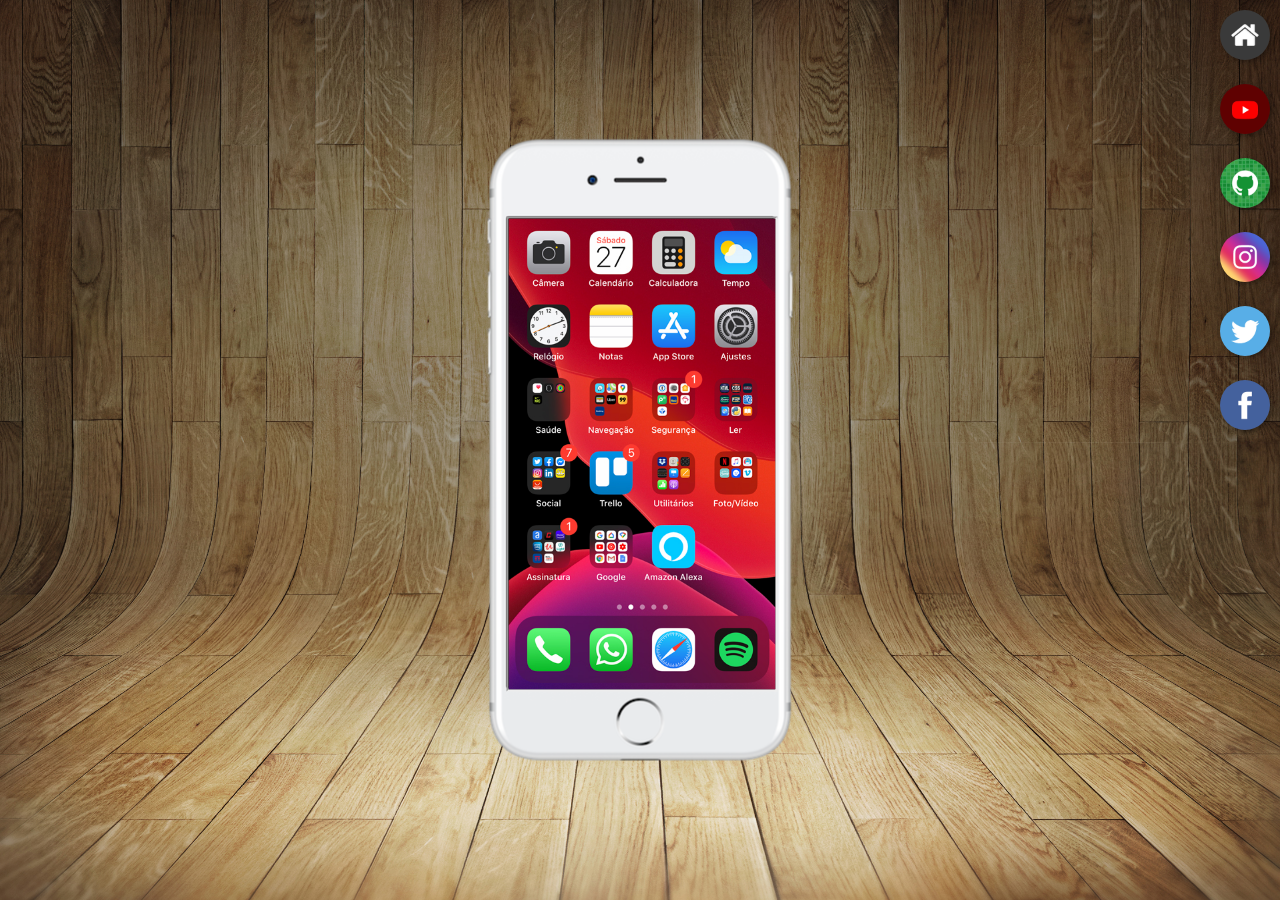
<file: index.html>
<!DOCTYPE html>
<html lang="pt-BR">
<head>
    <meta charset="UTF-8">
    <meta http-equiv="X-UA-Compatible" content="IE=edge">
    <meta name="viewport" content="width=device-width, initial-scale=1.0">
    <title>Projeto Redes Sociais</title>
    <link rel="stylesheet" href="estilos/style.css">
</head>
<body>
    <main>
        <section id="telefone">
            <iframe src="home.html" name="tela" id="tela">SEU NAVEGADOR NÃO É COMPATIVEL COM ESTE PROJETO!</iframe>
        </section>
        <section id="redes-sociais">
            <a href="home.html" target="tela"><img src="imagens/logo-home.jpg" alt="home"></a><br>
            <a href="youtube.html" target="tela"><img src="imagens/logo-youtube.jpg" alt="Youtube"></a><br>
            <a href="github.html" target="tela"><img src="imagens/logo-github.jpg" alt="GitHub"></a><br>
            <a href="instagram.html" target="tela"><img src="imagens/logo-instagram.jpg" alt="Instagram"></a><br>
            <a href="twitter.html" target="tela"><img src="imagens/logo-twitter.jpg" alt="Twitter"></a><br>
            <a href="facebook.html" target="tela"><img src="imagens/logo-facebook.jpg" alt="Facebook"></a><br>
        </section>
    </main>
</body>
</html>
</file>
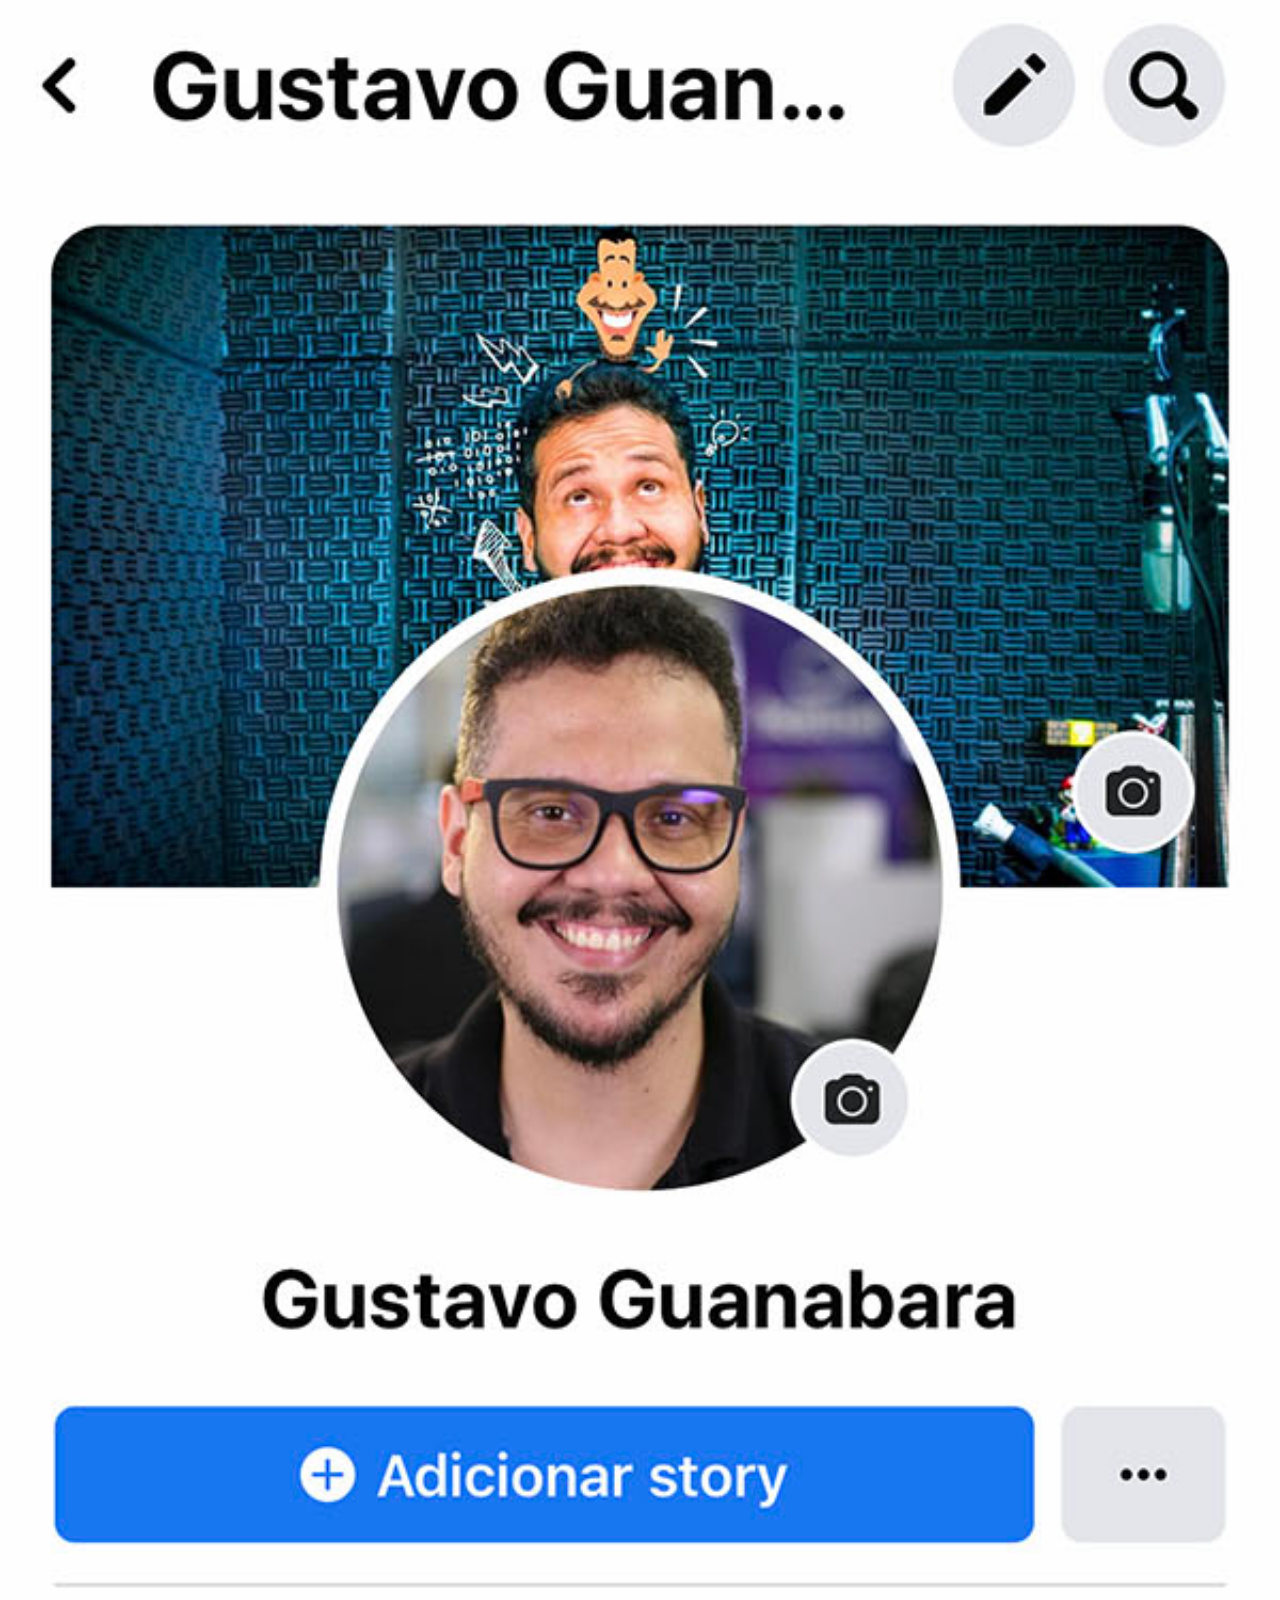
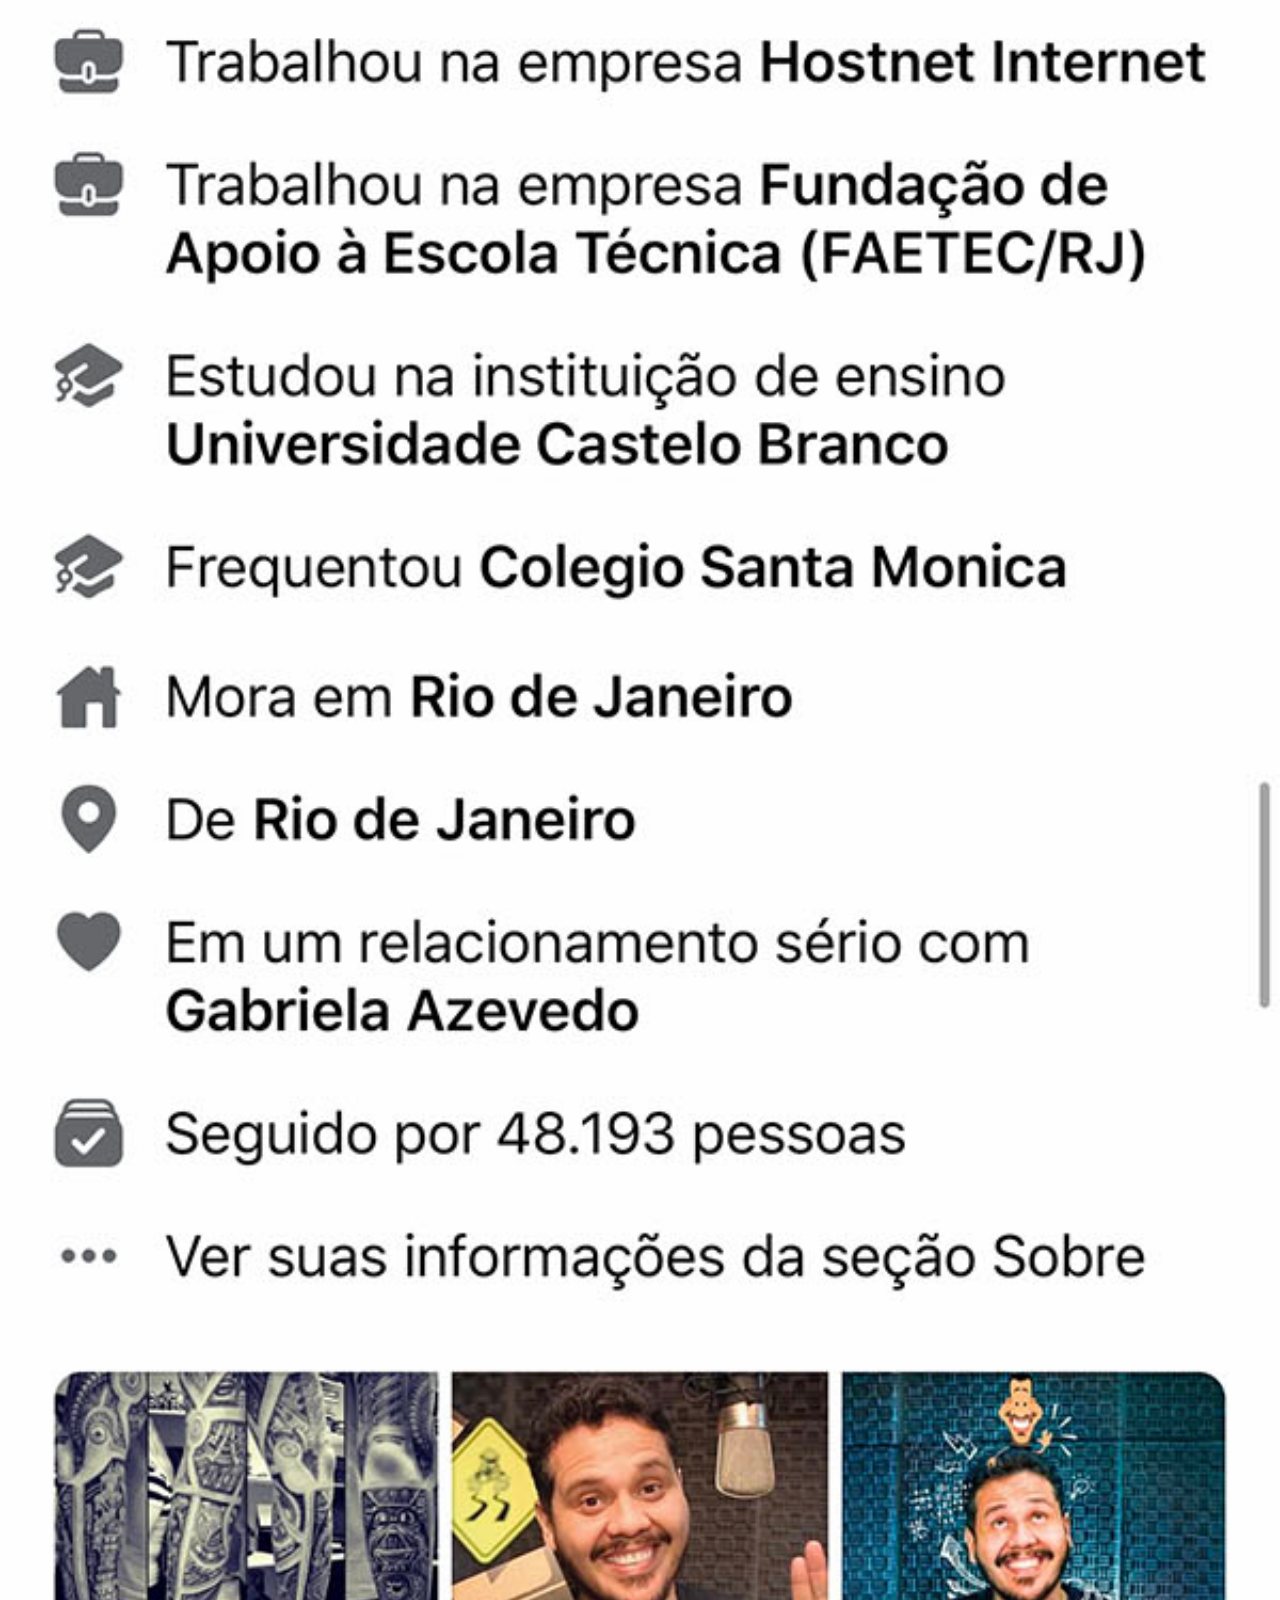
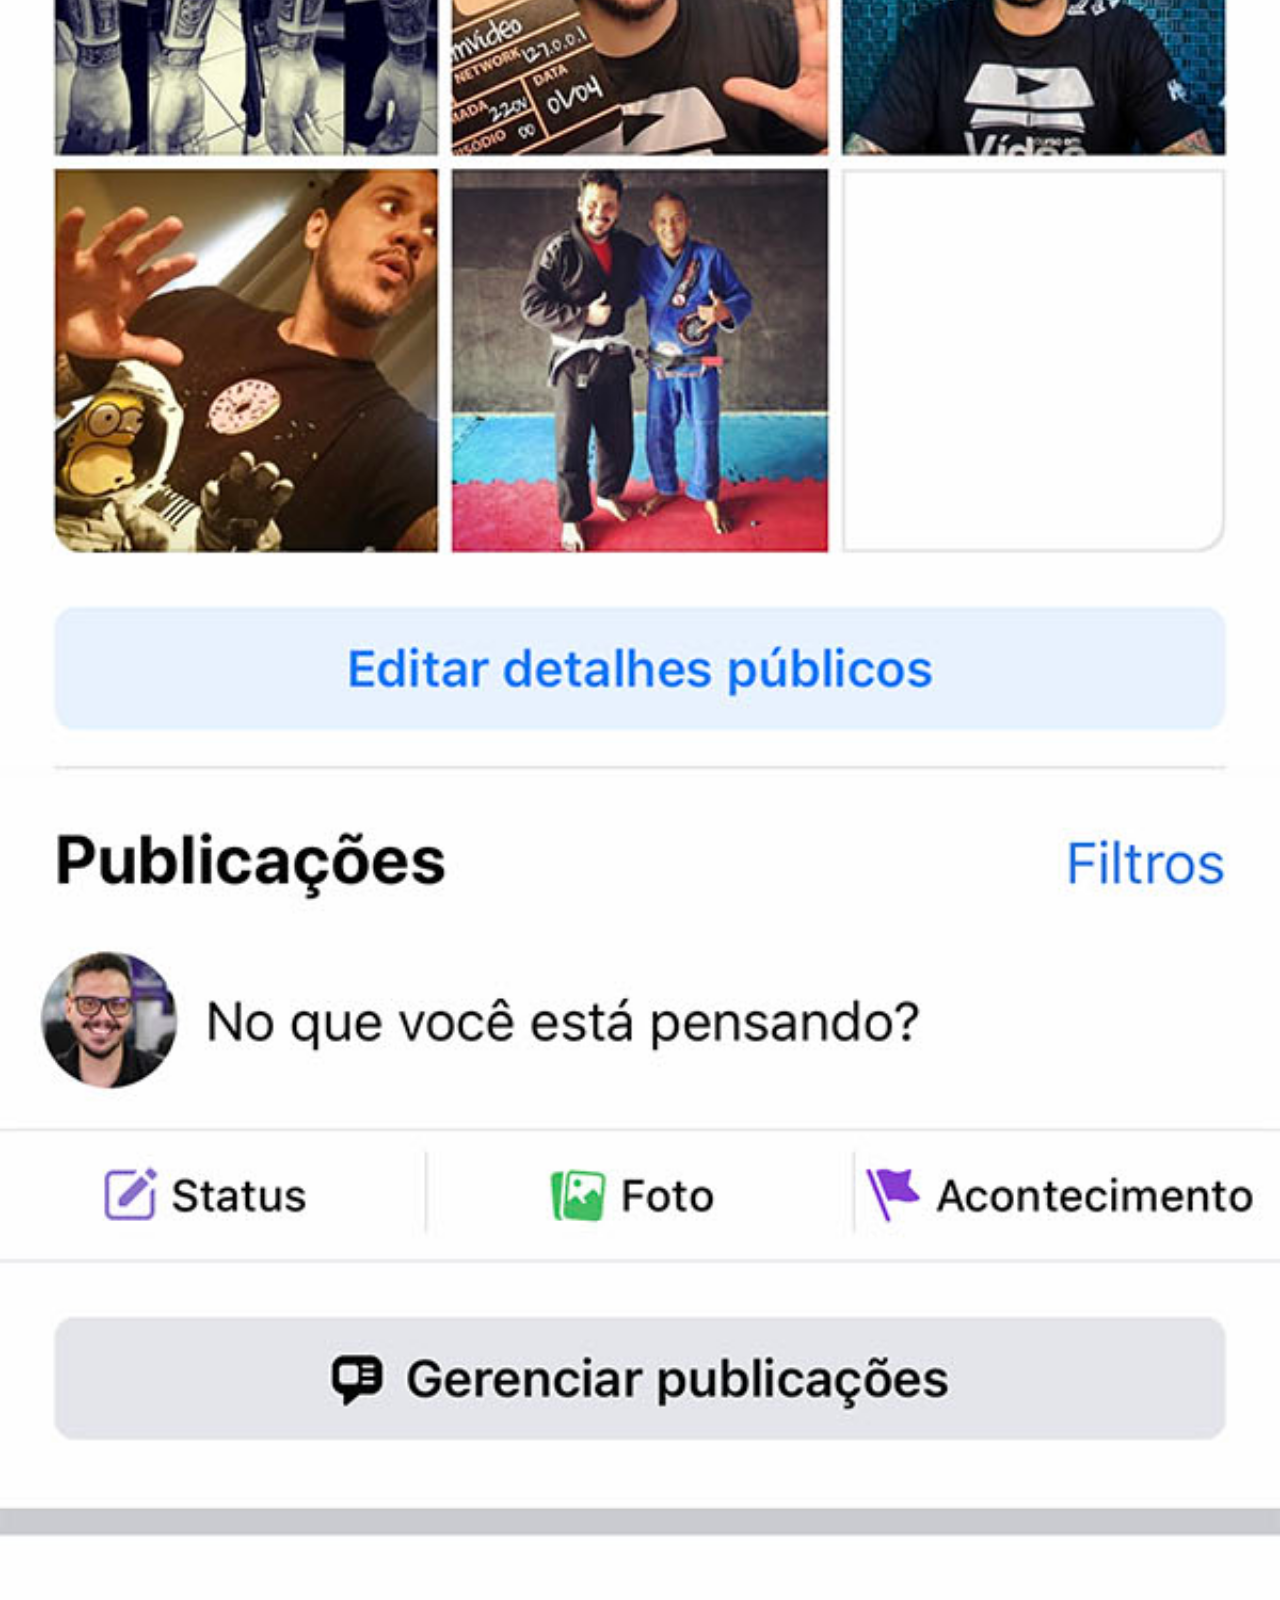
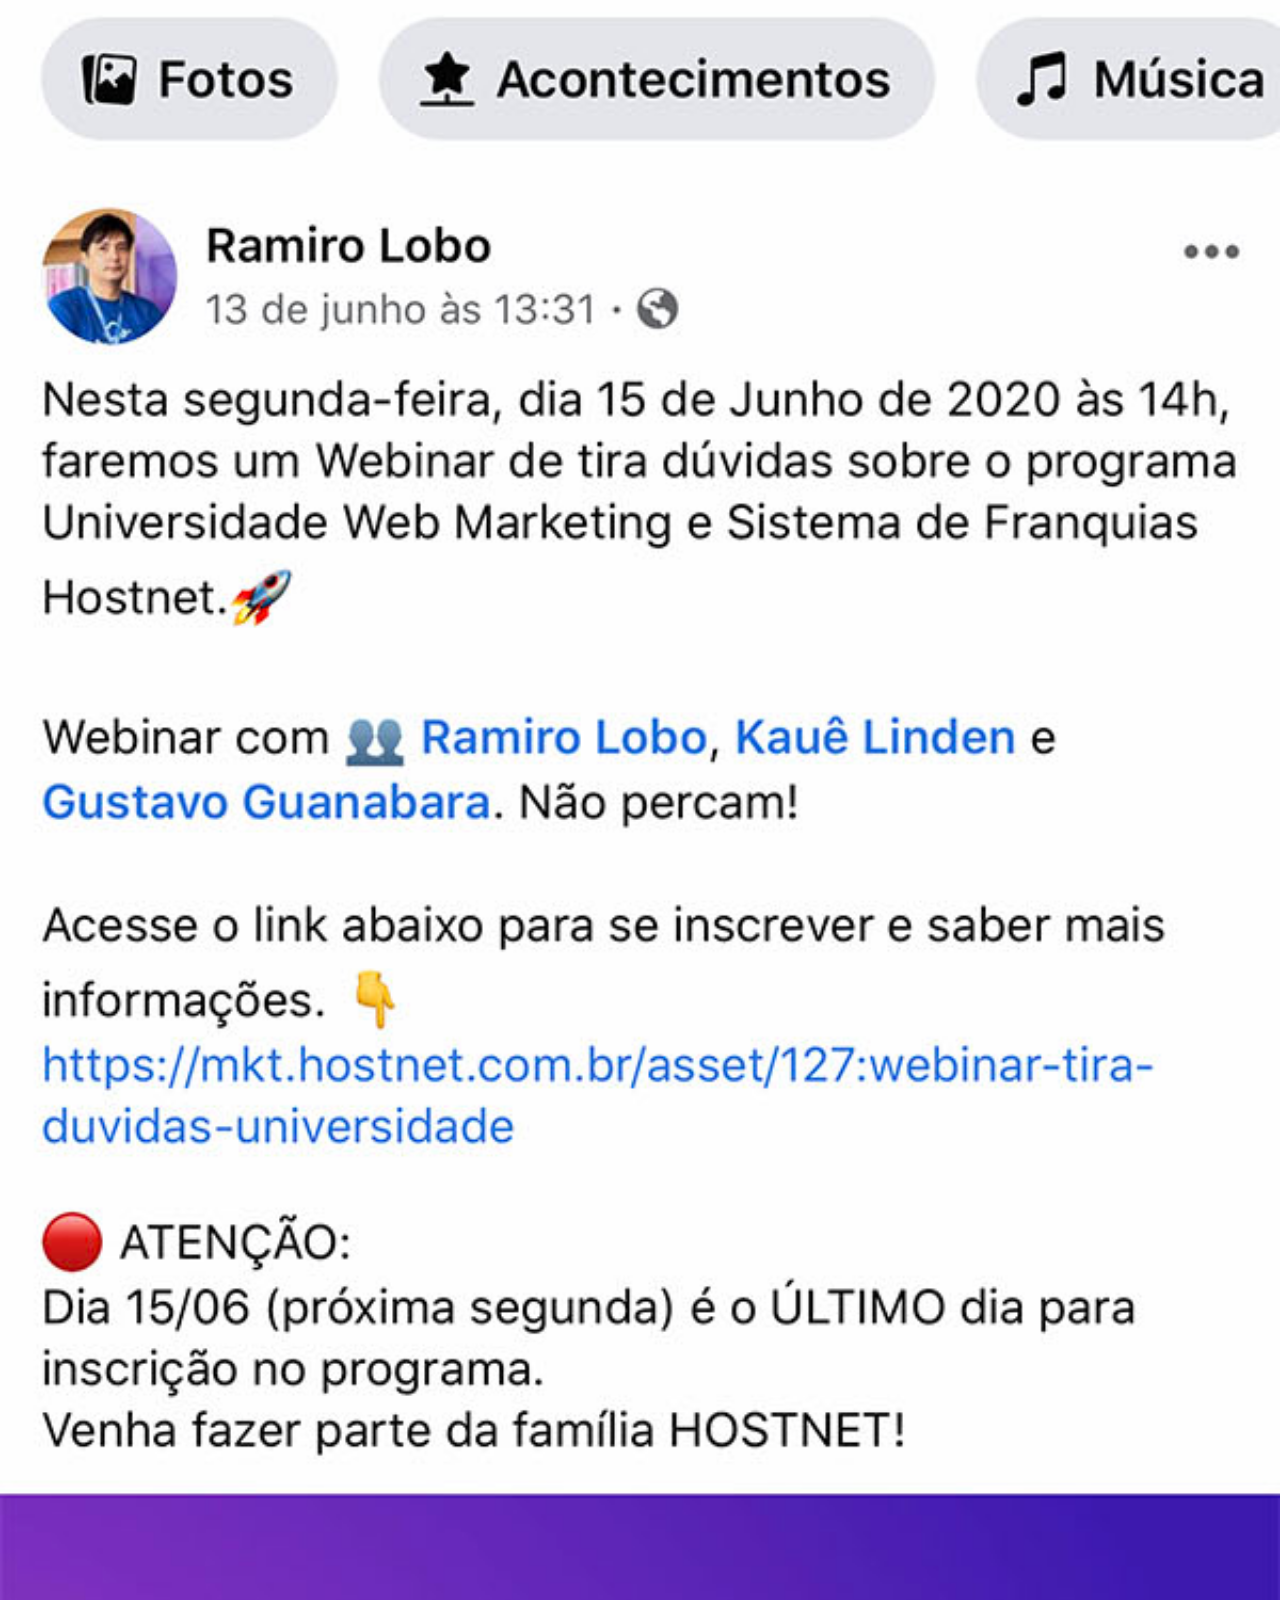
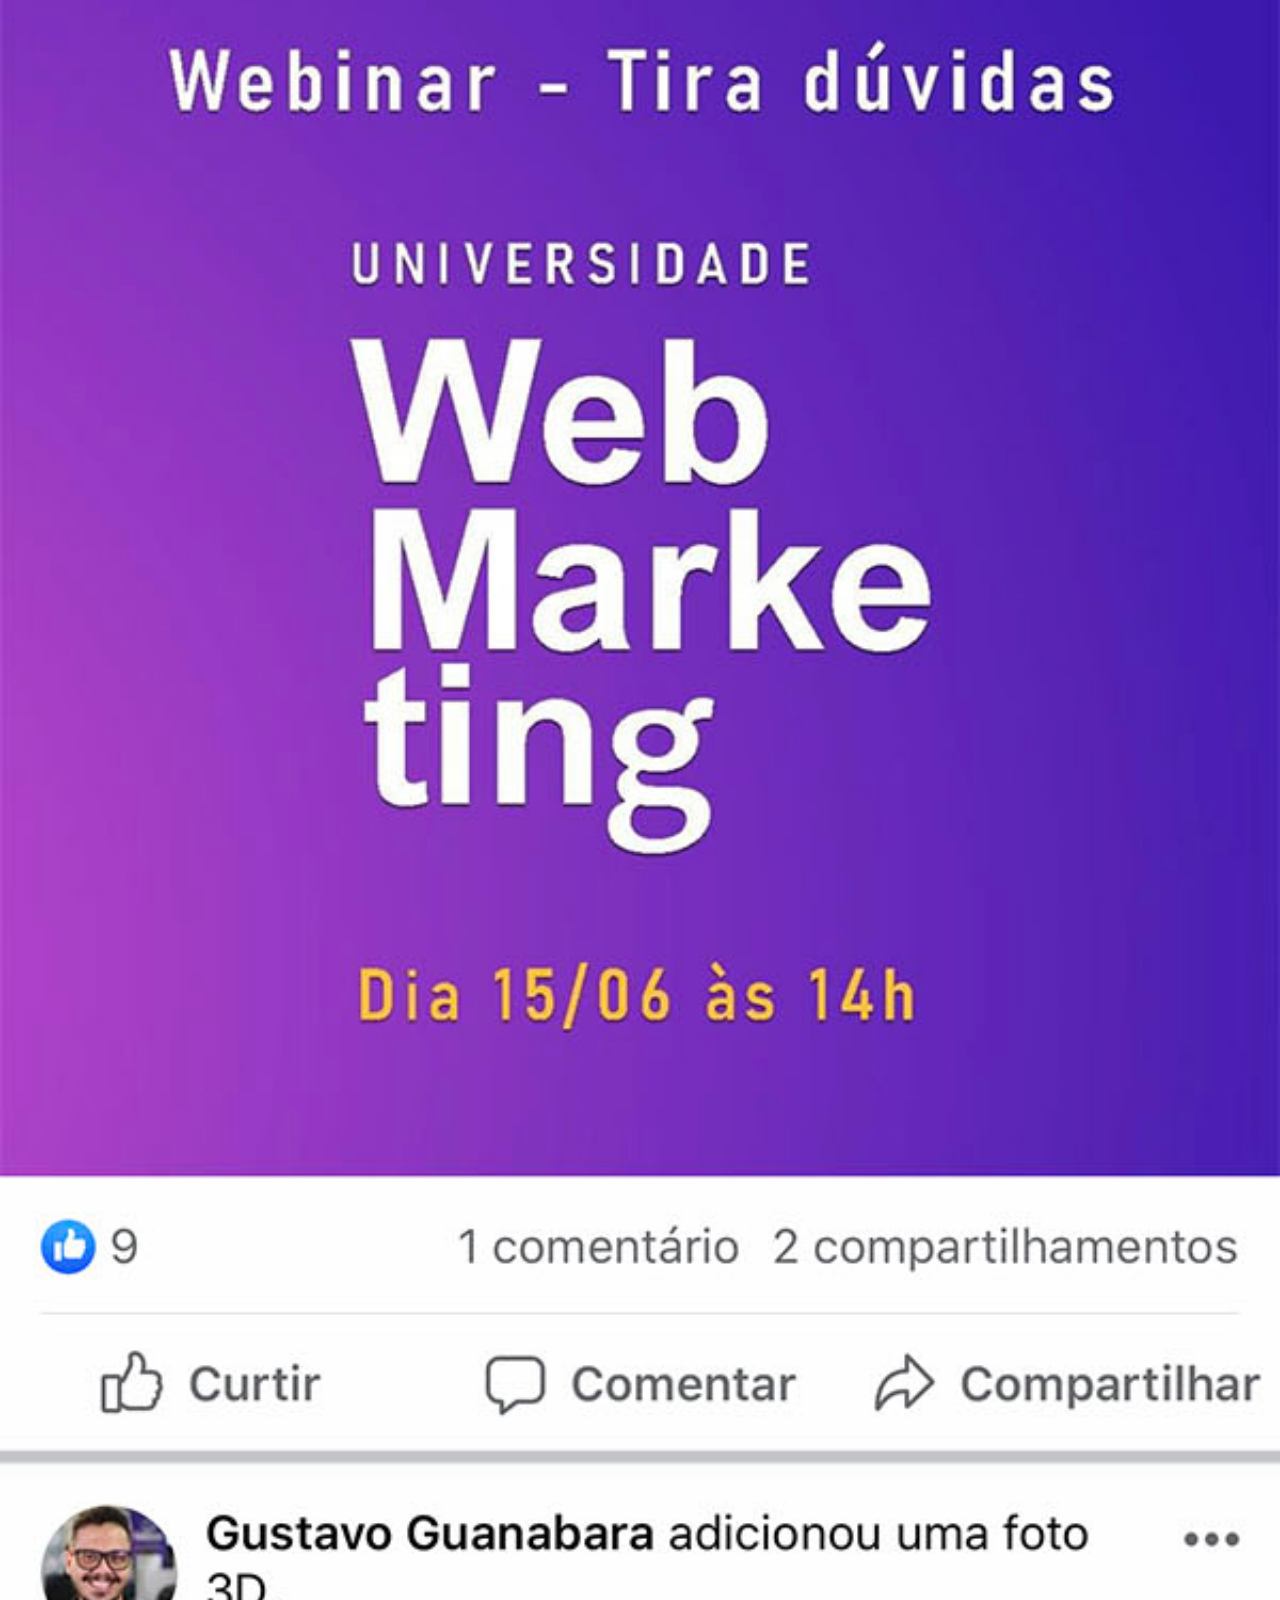
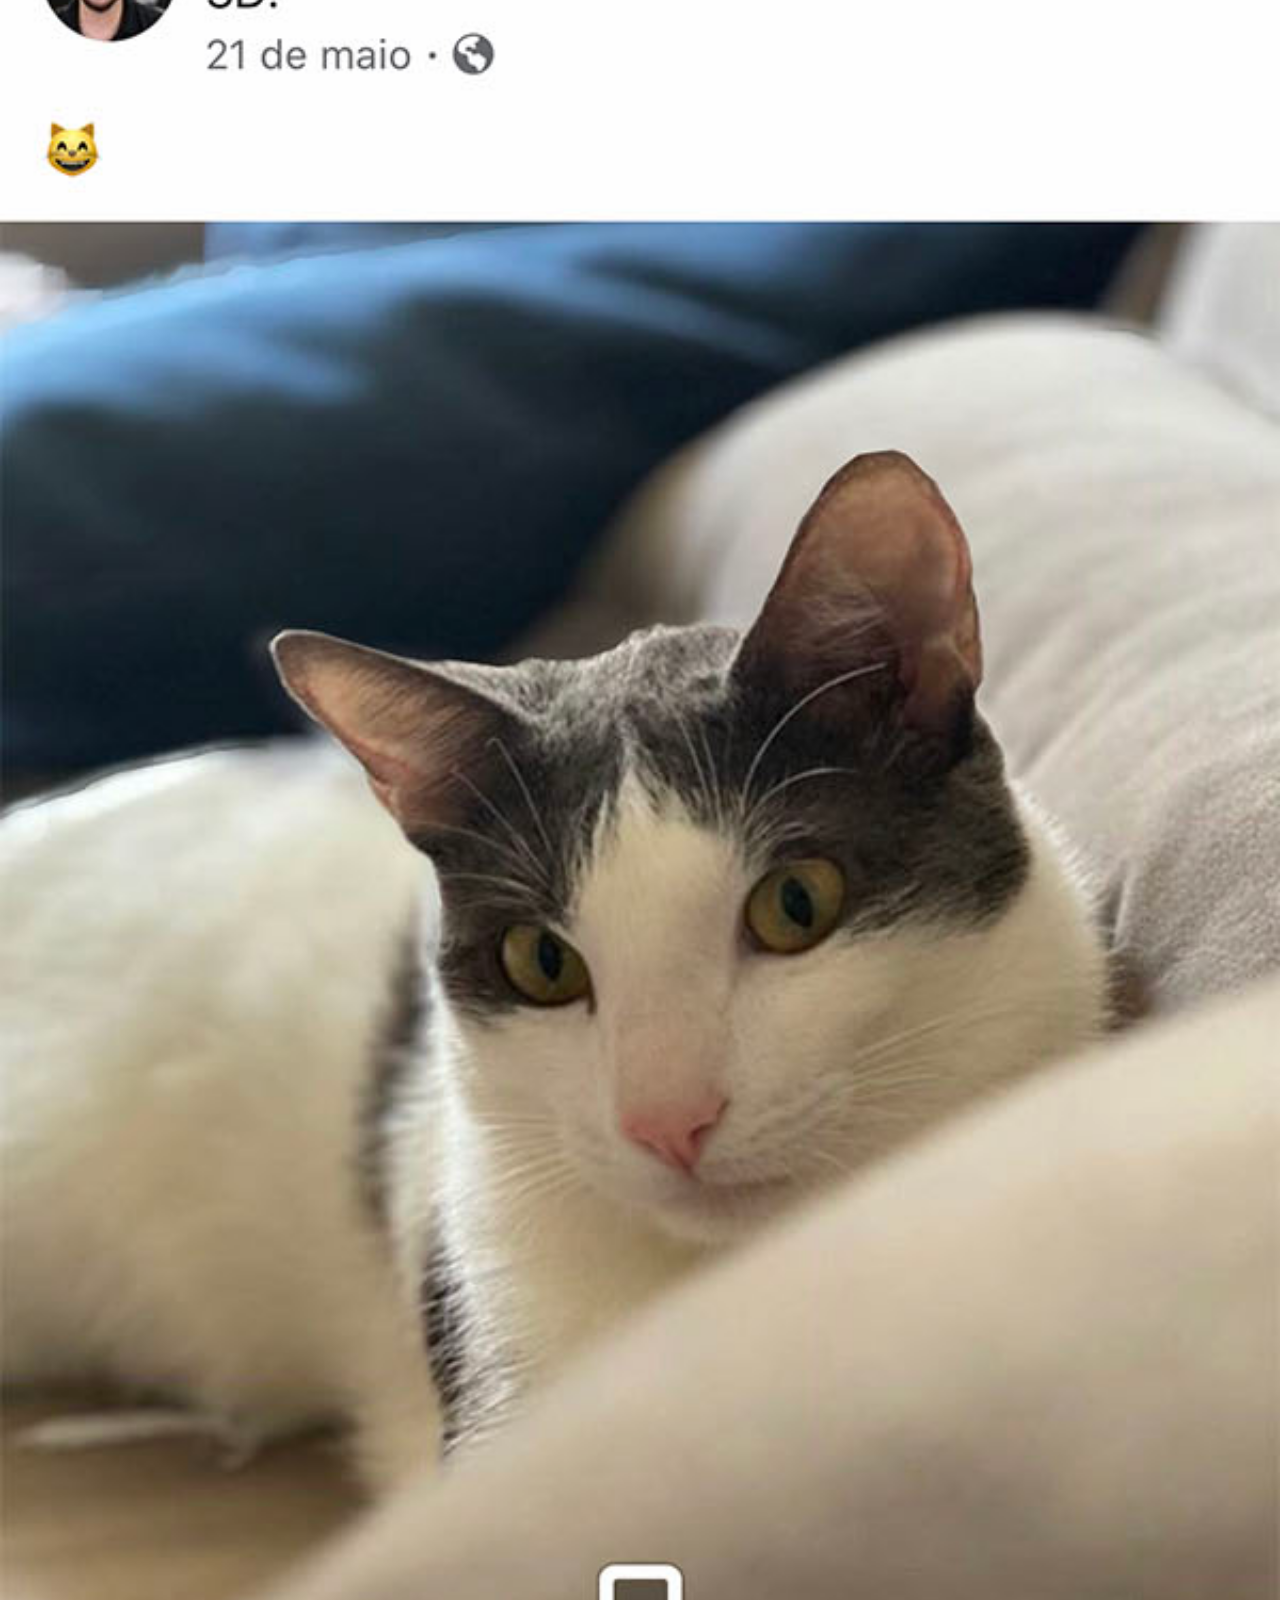
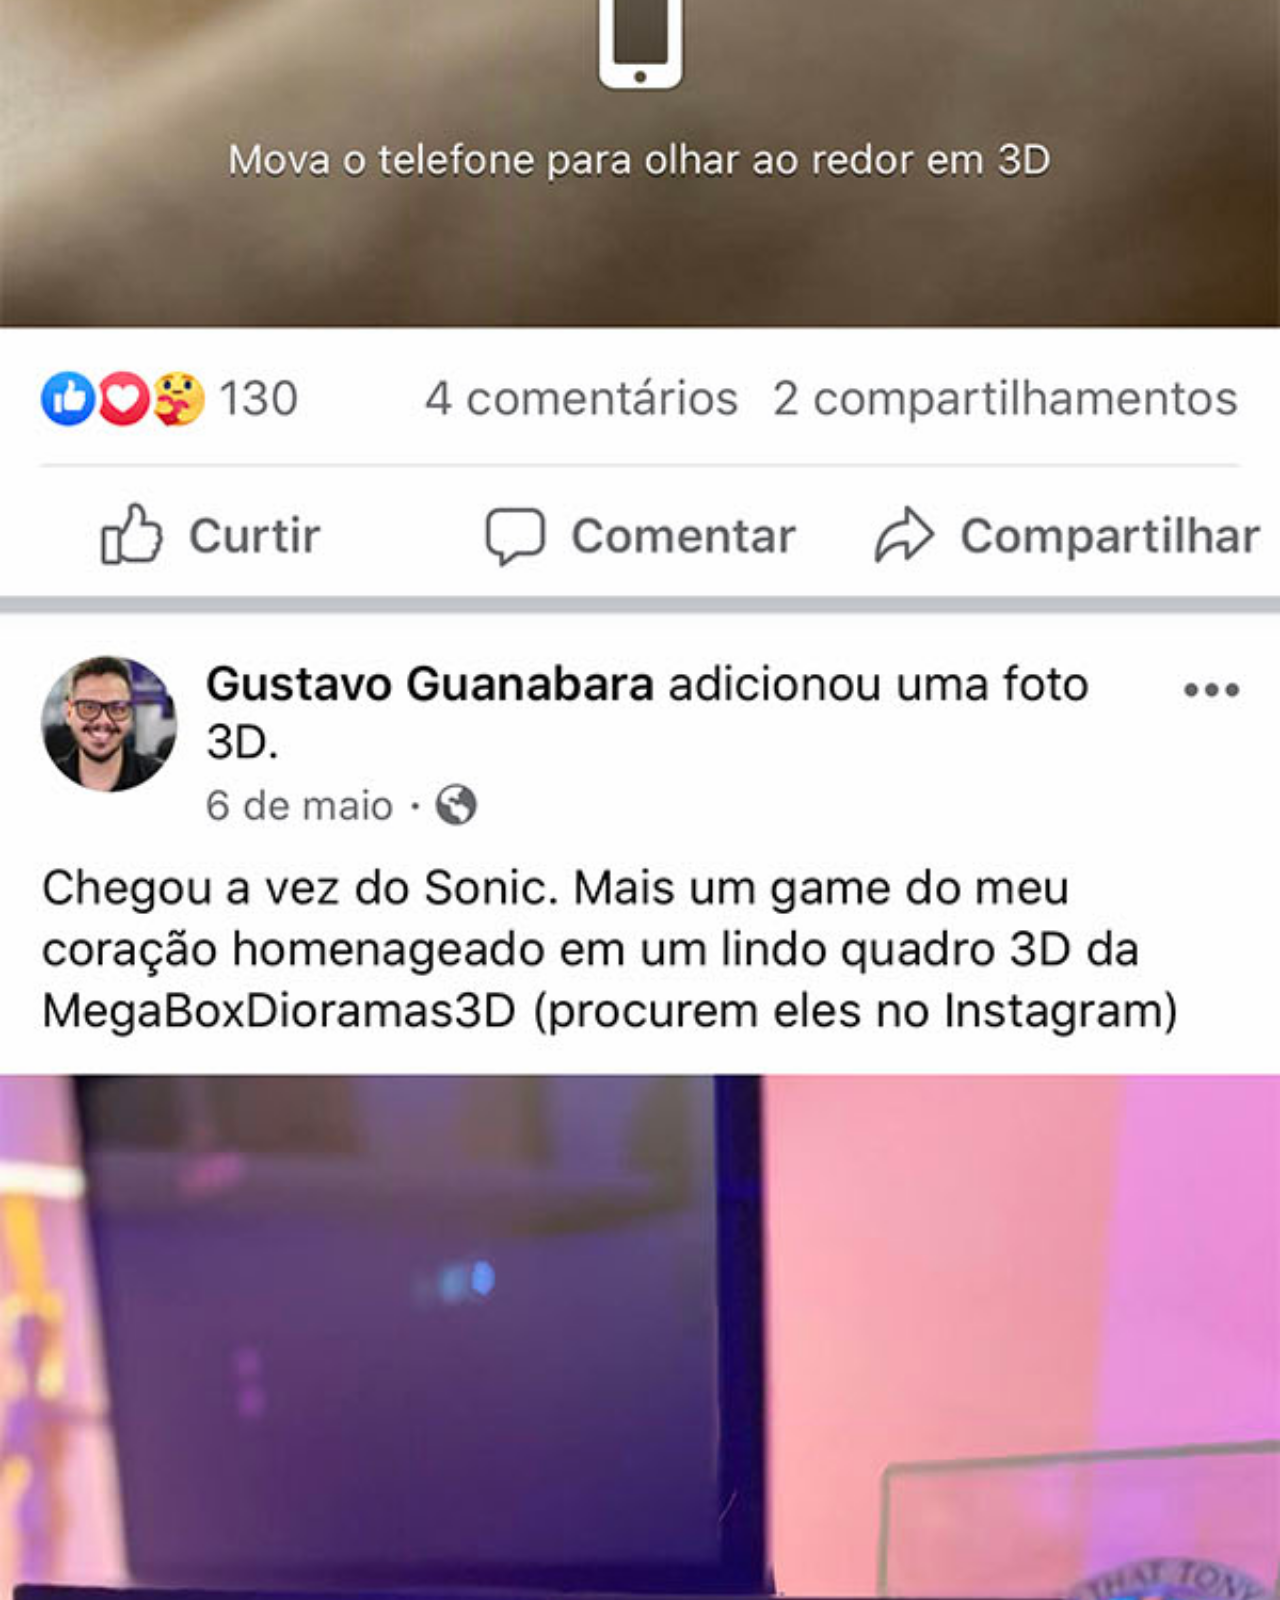
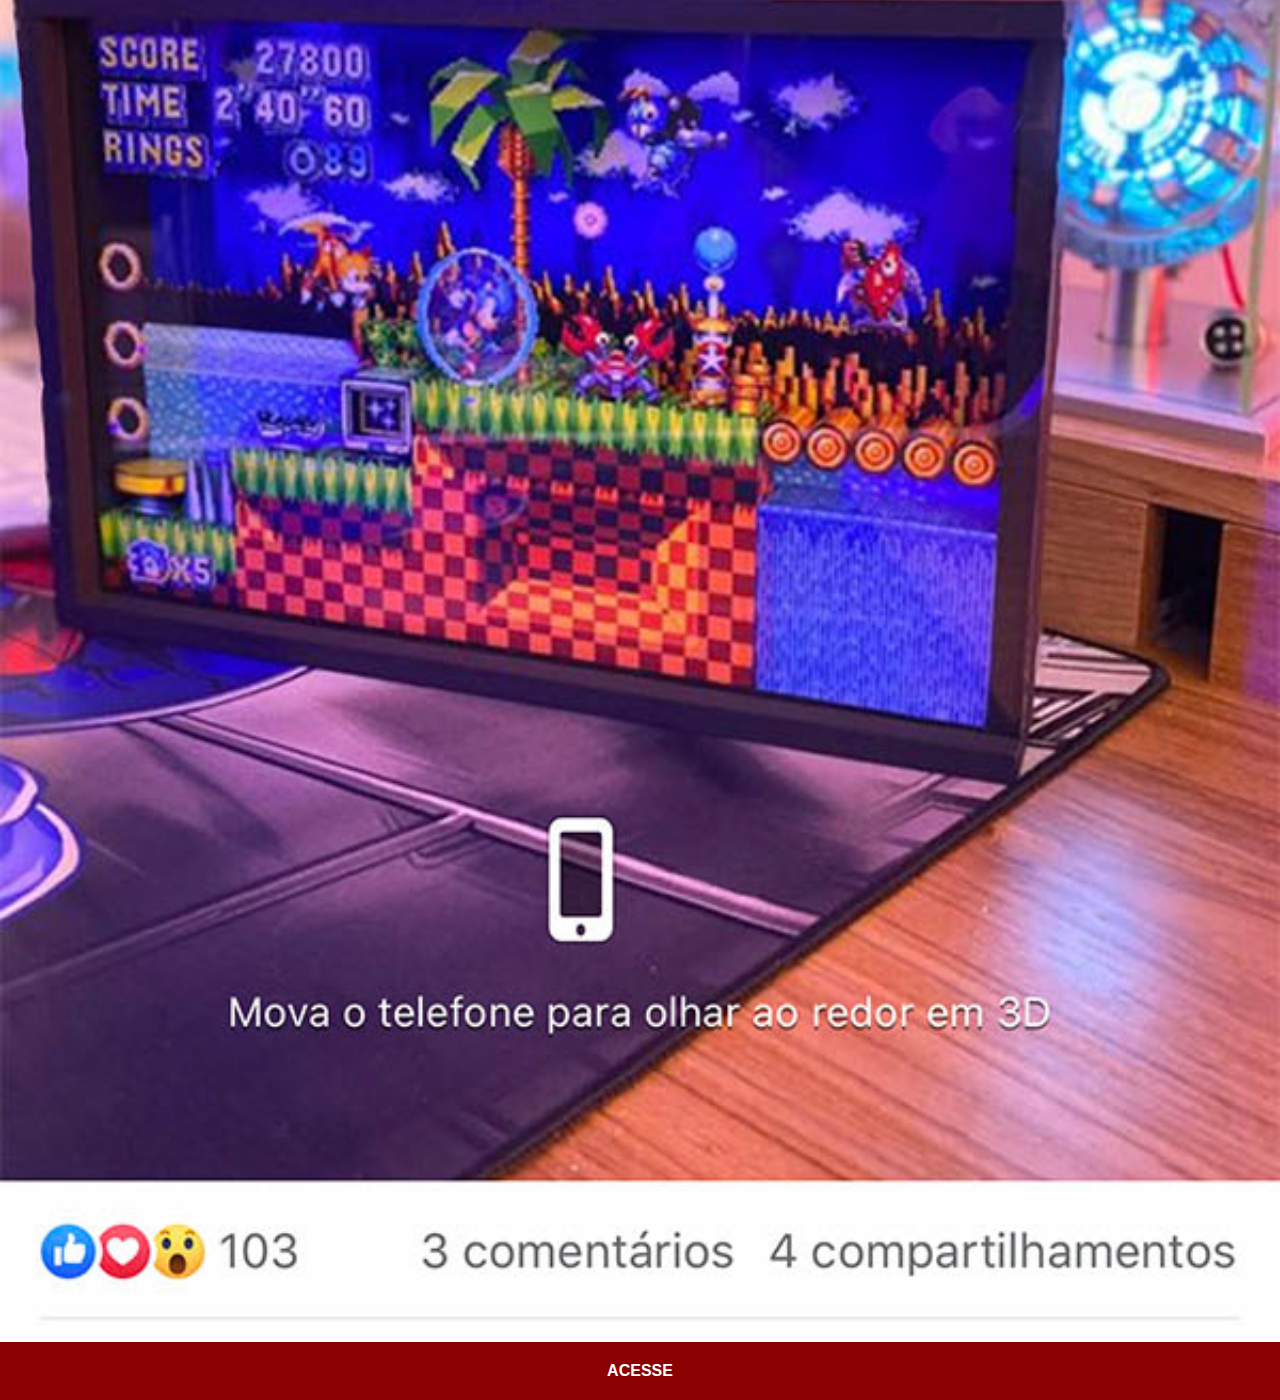
<file: facebook.html>
<!DOCTYPE html>
<html lang="pt-BR">
<head>
    <meta charset="UTF-8">
    <meta http-equiv="X-UA-Compatible" content="IE=edge">
    <meta name="viewport" content="width=device-width, initial-scale=1.0">
    <title>Facebook</title>
    <link rel="stylesheet" href="estilos/social.css">
</head>
<body>
    <img src="imagens/tela-facebook.jpg" alt="Facebook">
    <a href="https://www.facebook.com" target="_blank">ACESSE</a>
</body>
</html>
</file>
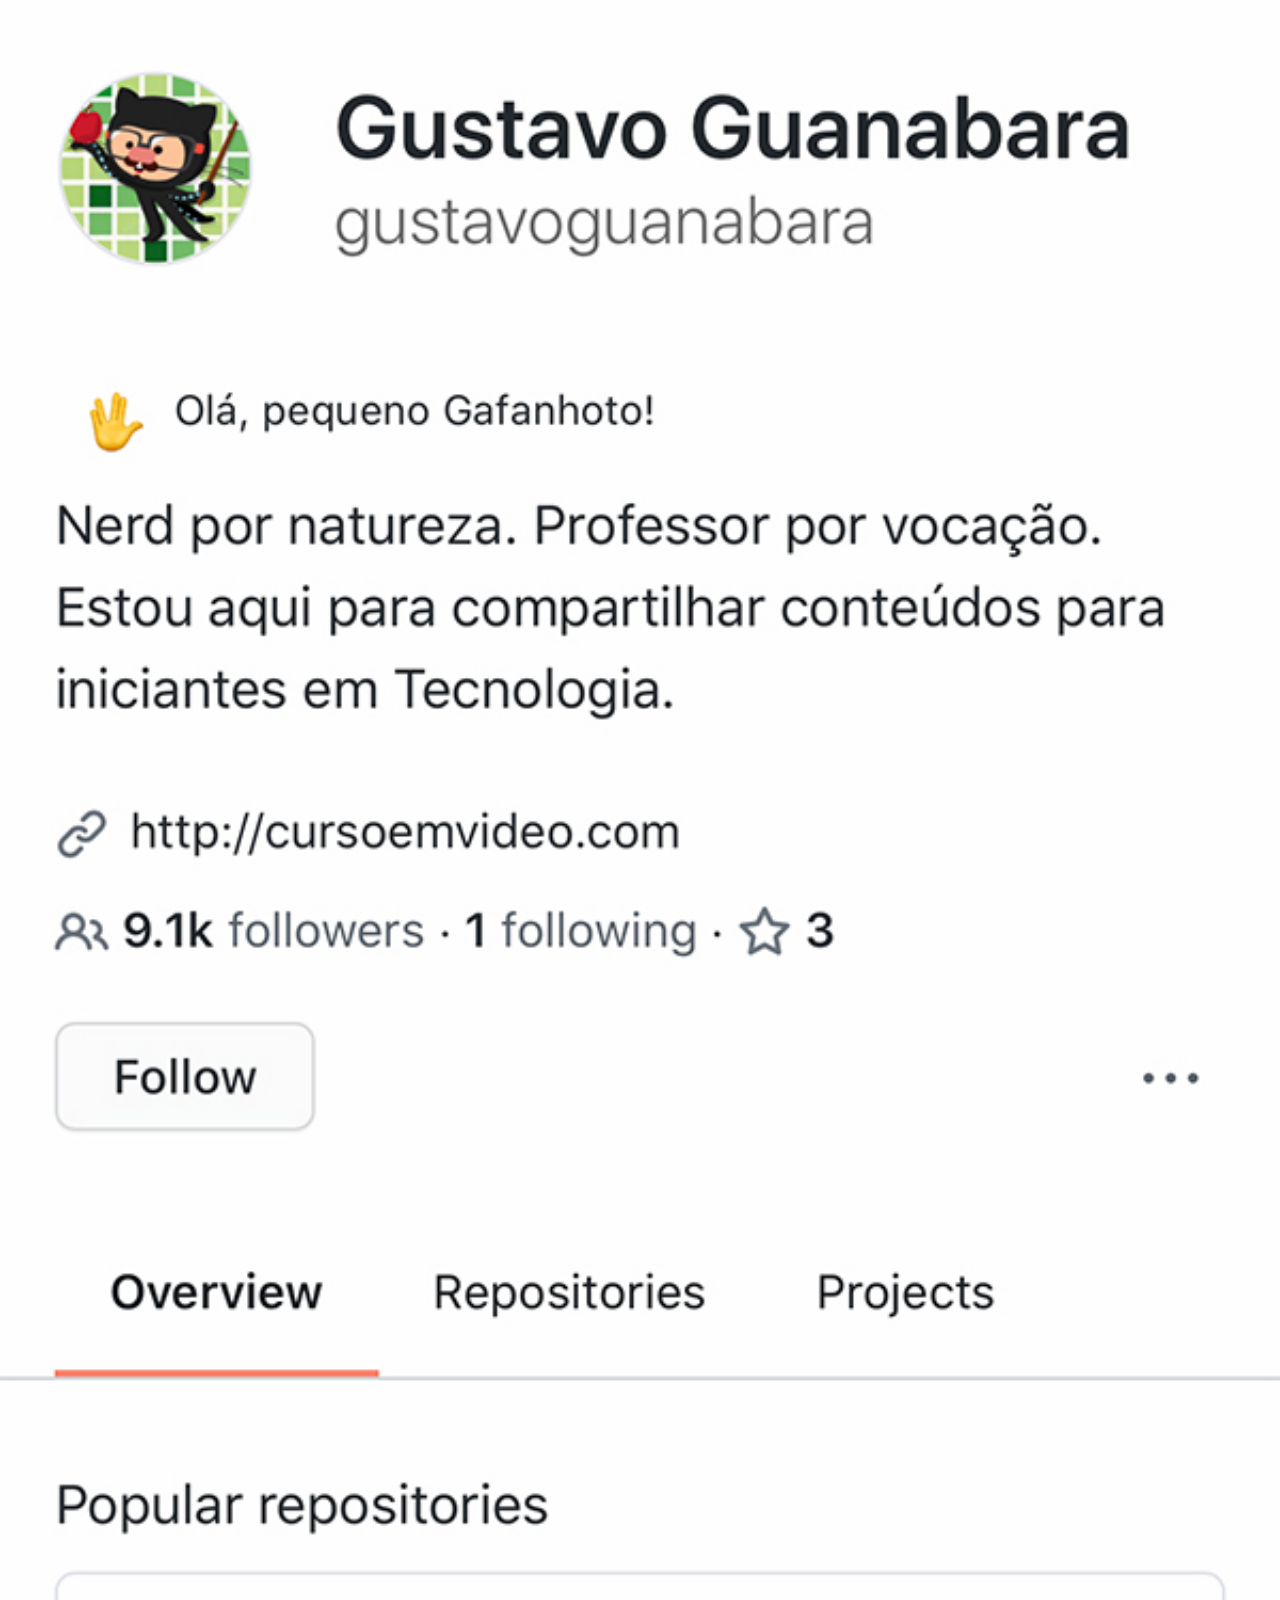
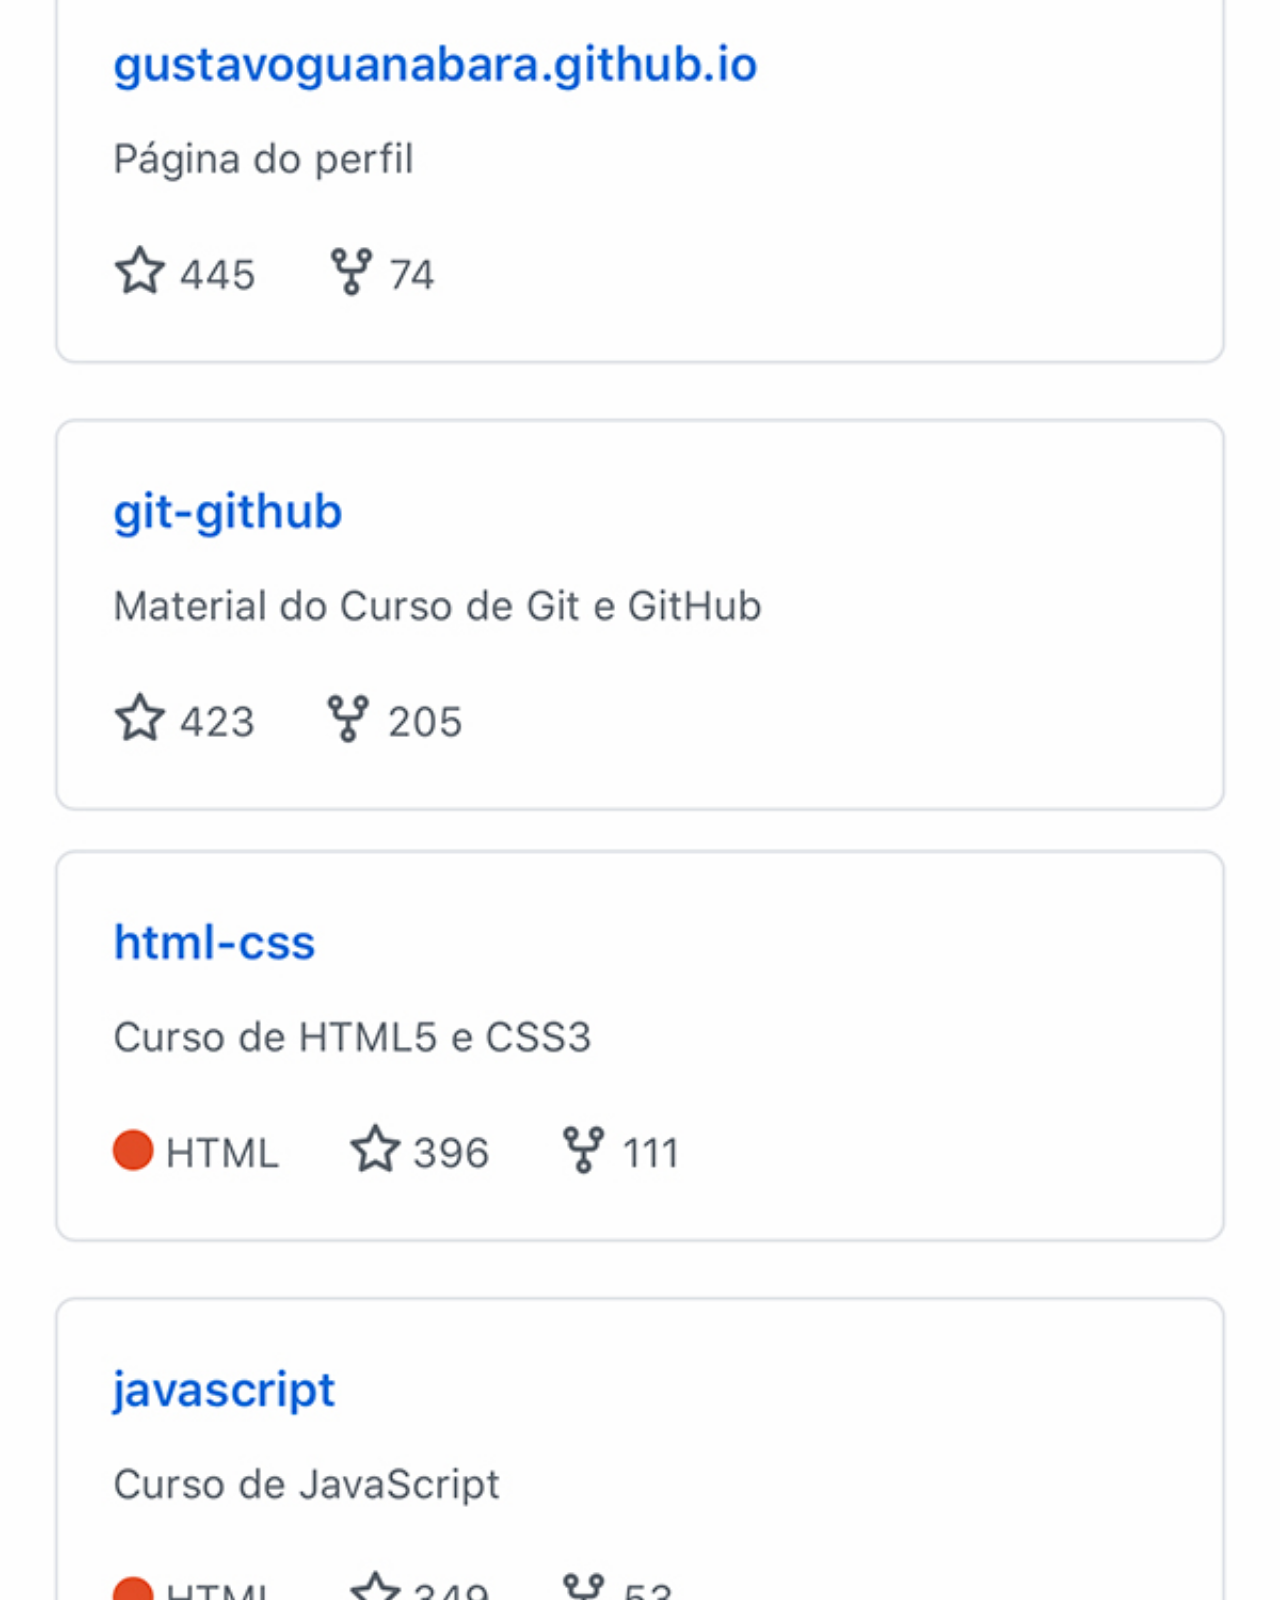
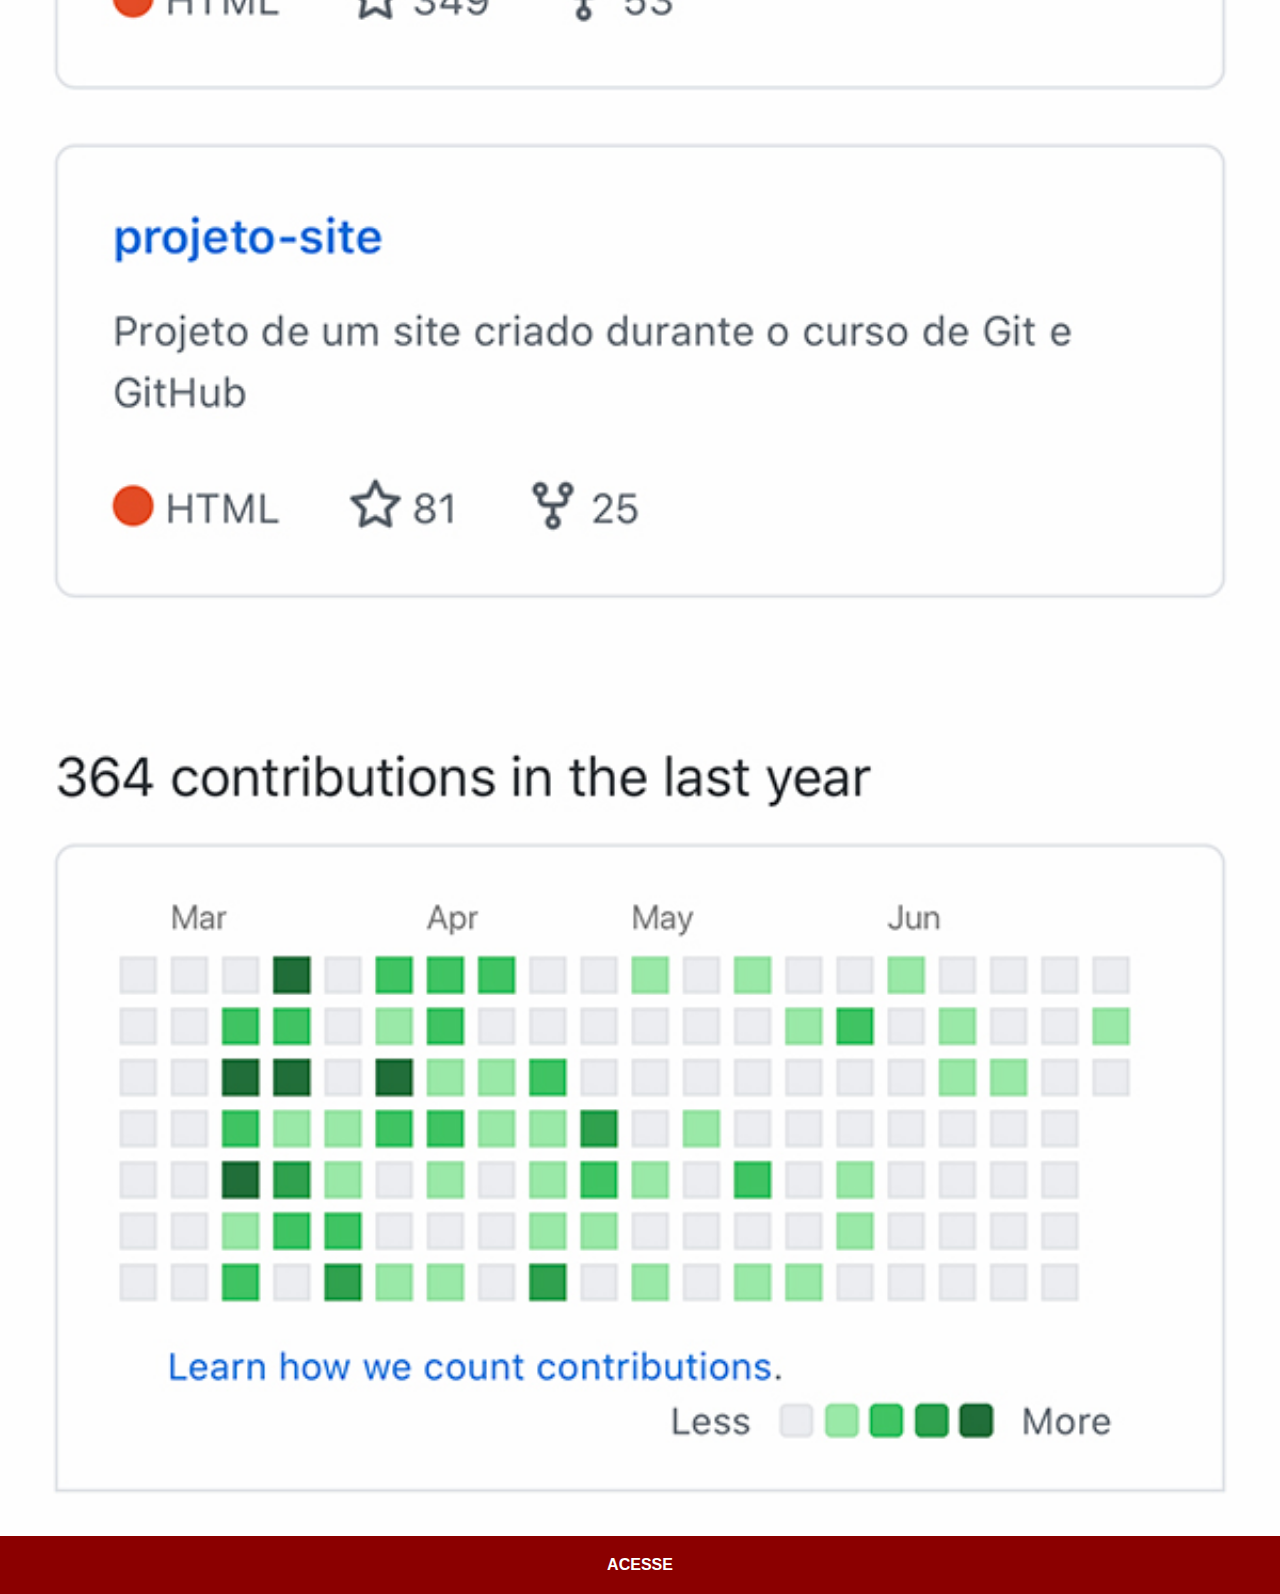
<file: github.html>
<!DOCTYPE html>
<html lang="pt-BR">
<head>
    <meta charset="UTF-8">
    <meta http-equiv="X-UA-Compatible" content="IE=edge">
    <meta name="viewport" content="width=device-width, initial-scale=1.0">
    <title>GitHub</title>
    <link rel="stylesheet" href="estilos/social.css">
</head>
<body>
    <img src="imagens/tela-github.jpg" alt="Github">
    <a href="https://www.github.com/CauanHP" target="_blank">ACESSE</a>
</body>
</html>
</file>
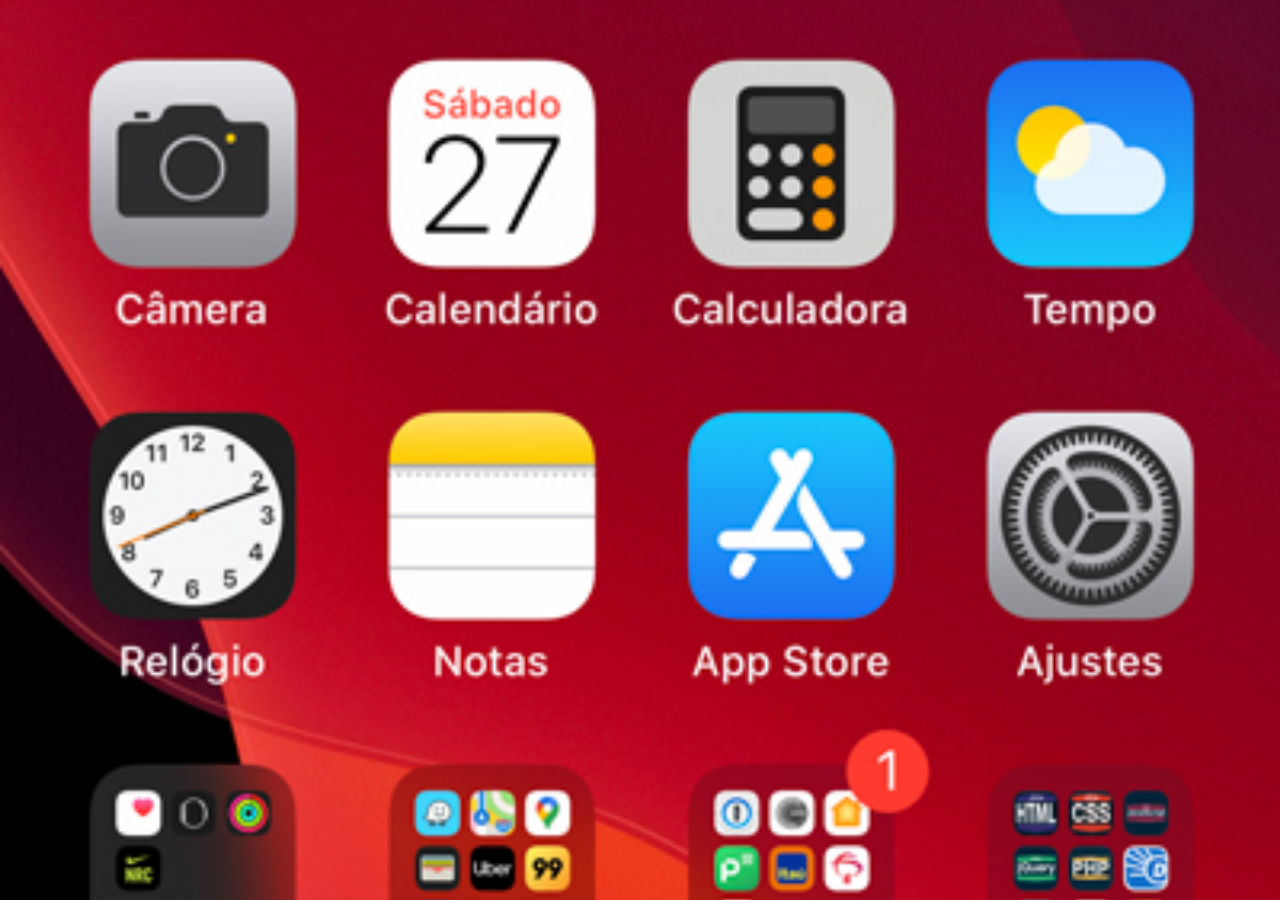
<file: home.html>
<!DOCTYPE html>
<html lang="pt-BR">
<head>
    <meta charset="UTF-8">
    <meta http-equiv="X-UA-Compatible" content="IE=edge">
    <meta name="viewport" content="width=device-width, initial-scale=1.0">
    <title>Home</title>
</head>
<style>
    * {
        margin: 0px;
        padding: 0px;
    }

    body {
        width: 100vw;
        height: 100vh;
        background: black url('imagens/tela-home.jpg') top center / cover no-repeat fixed;
    }
</style>
<body>
    
</body>
</html>
</file>
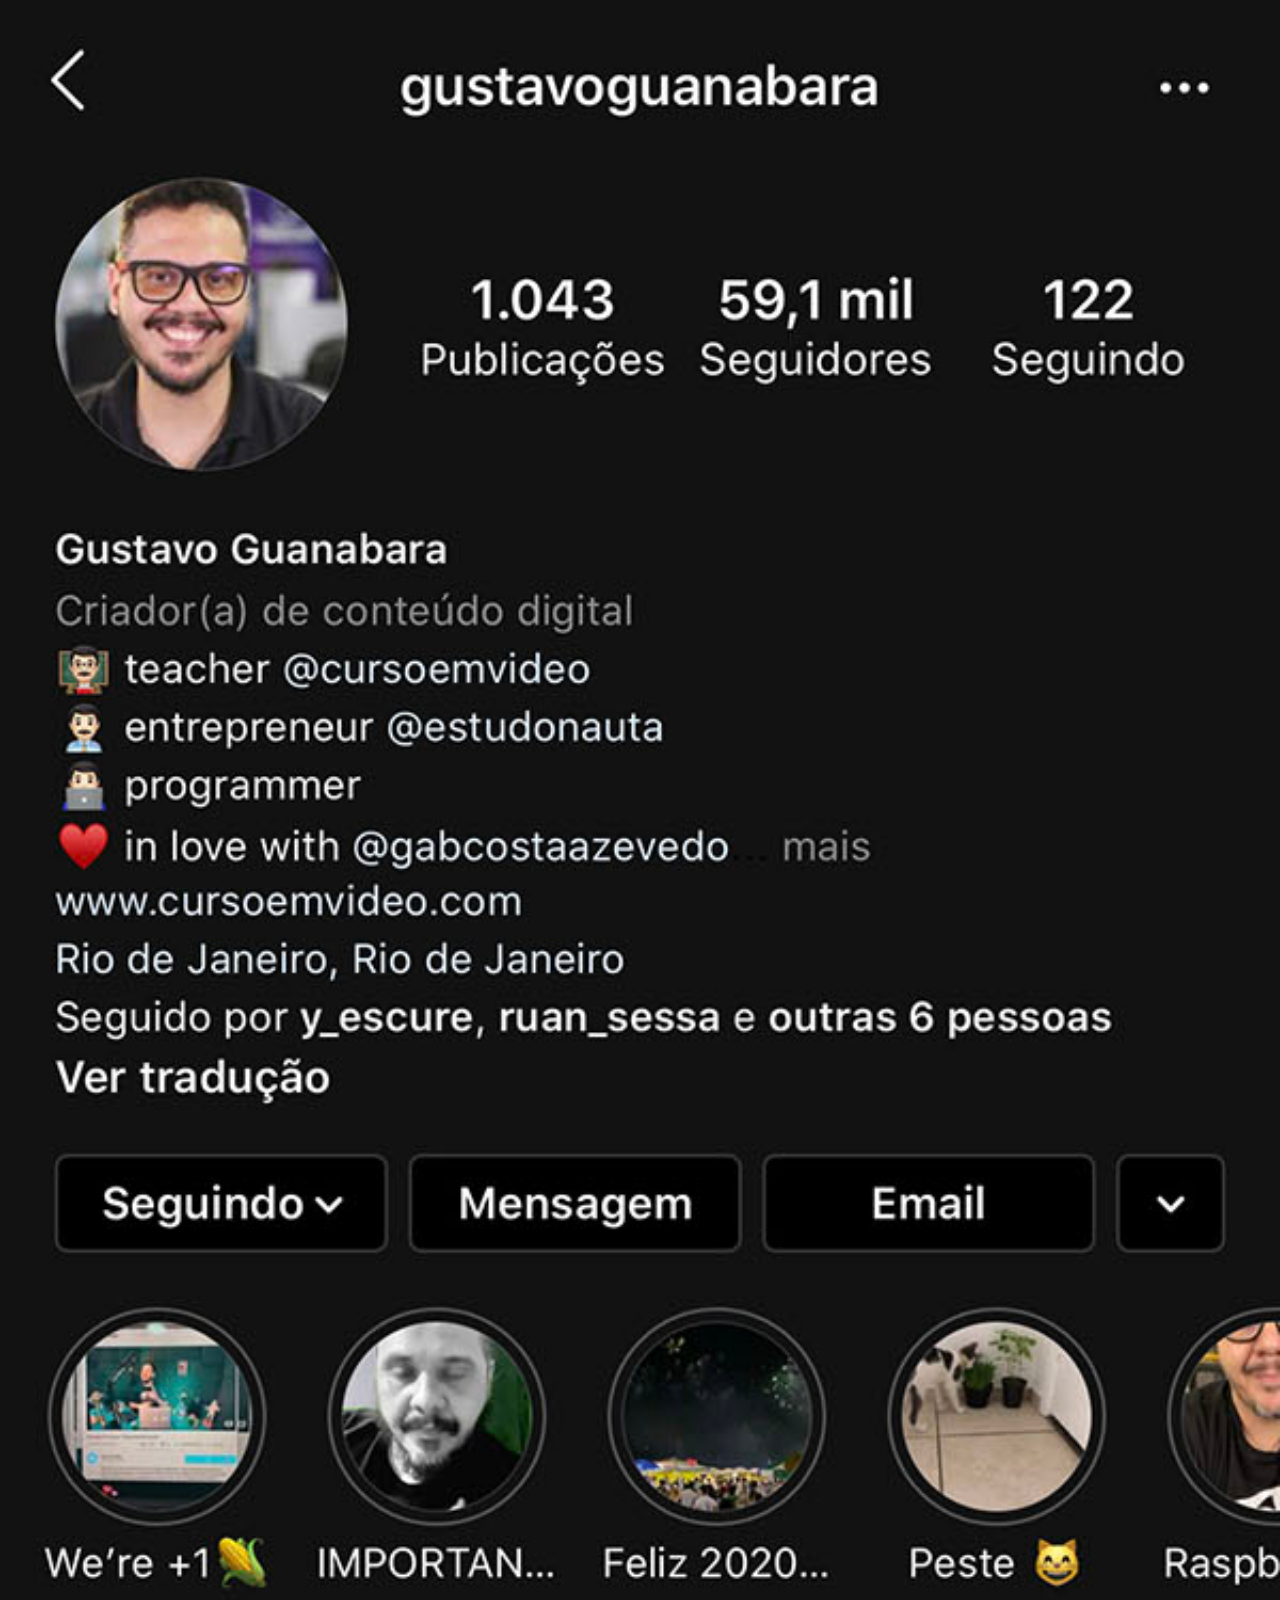
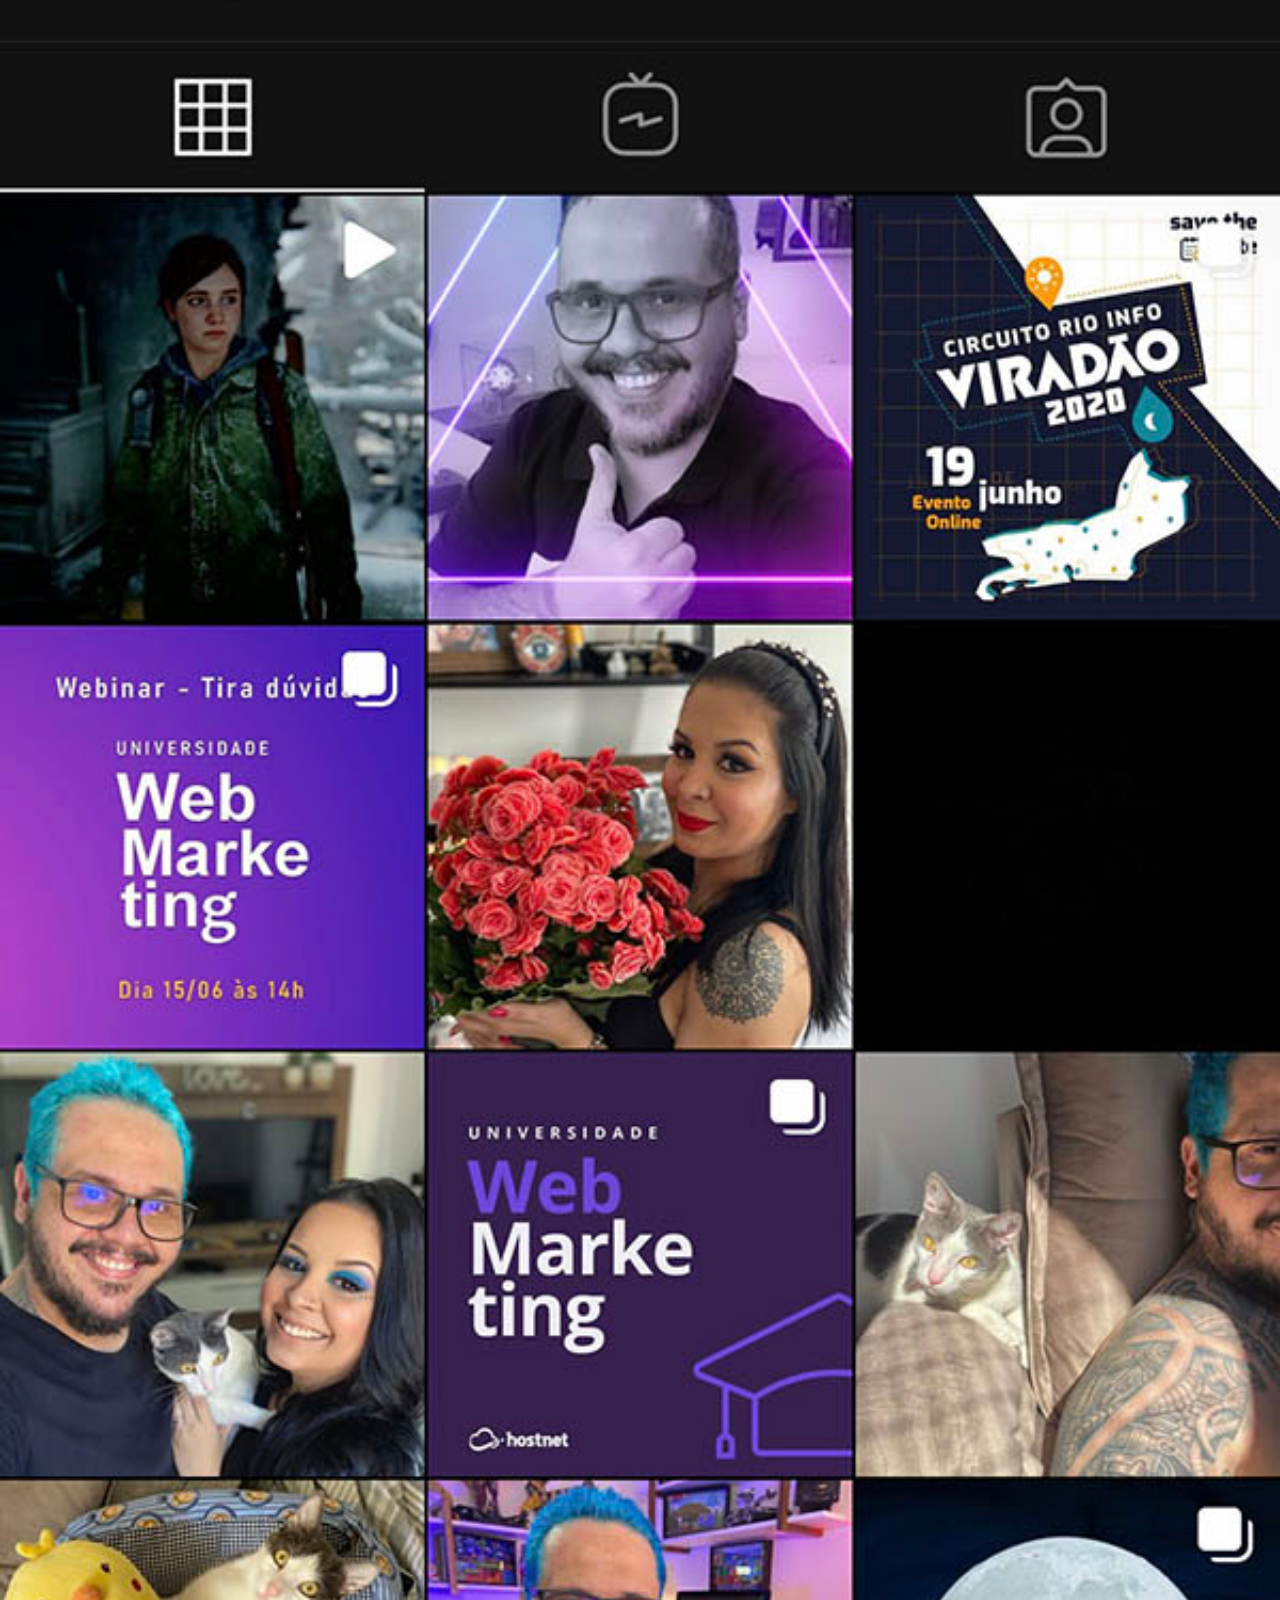
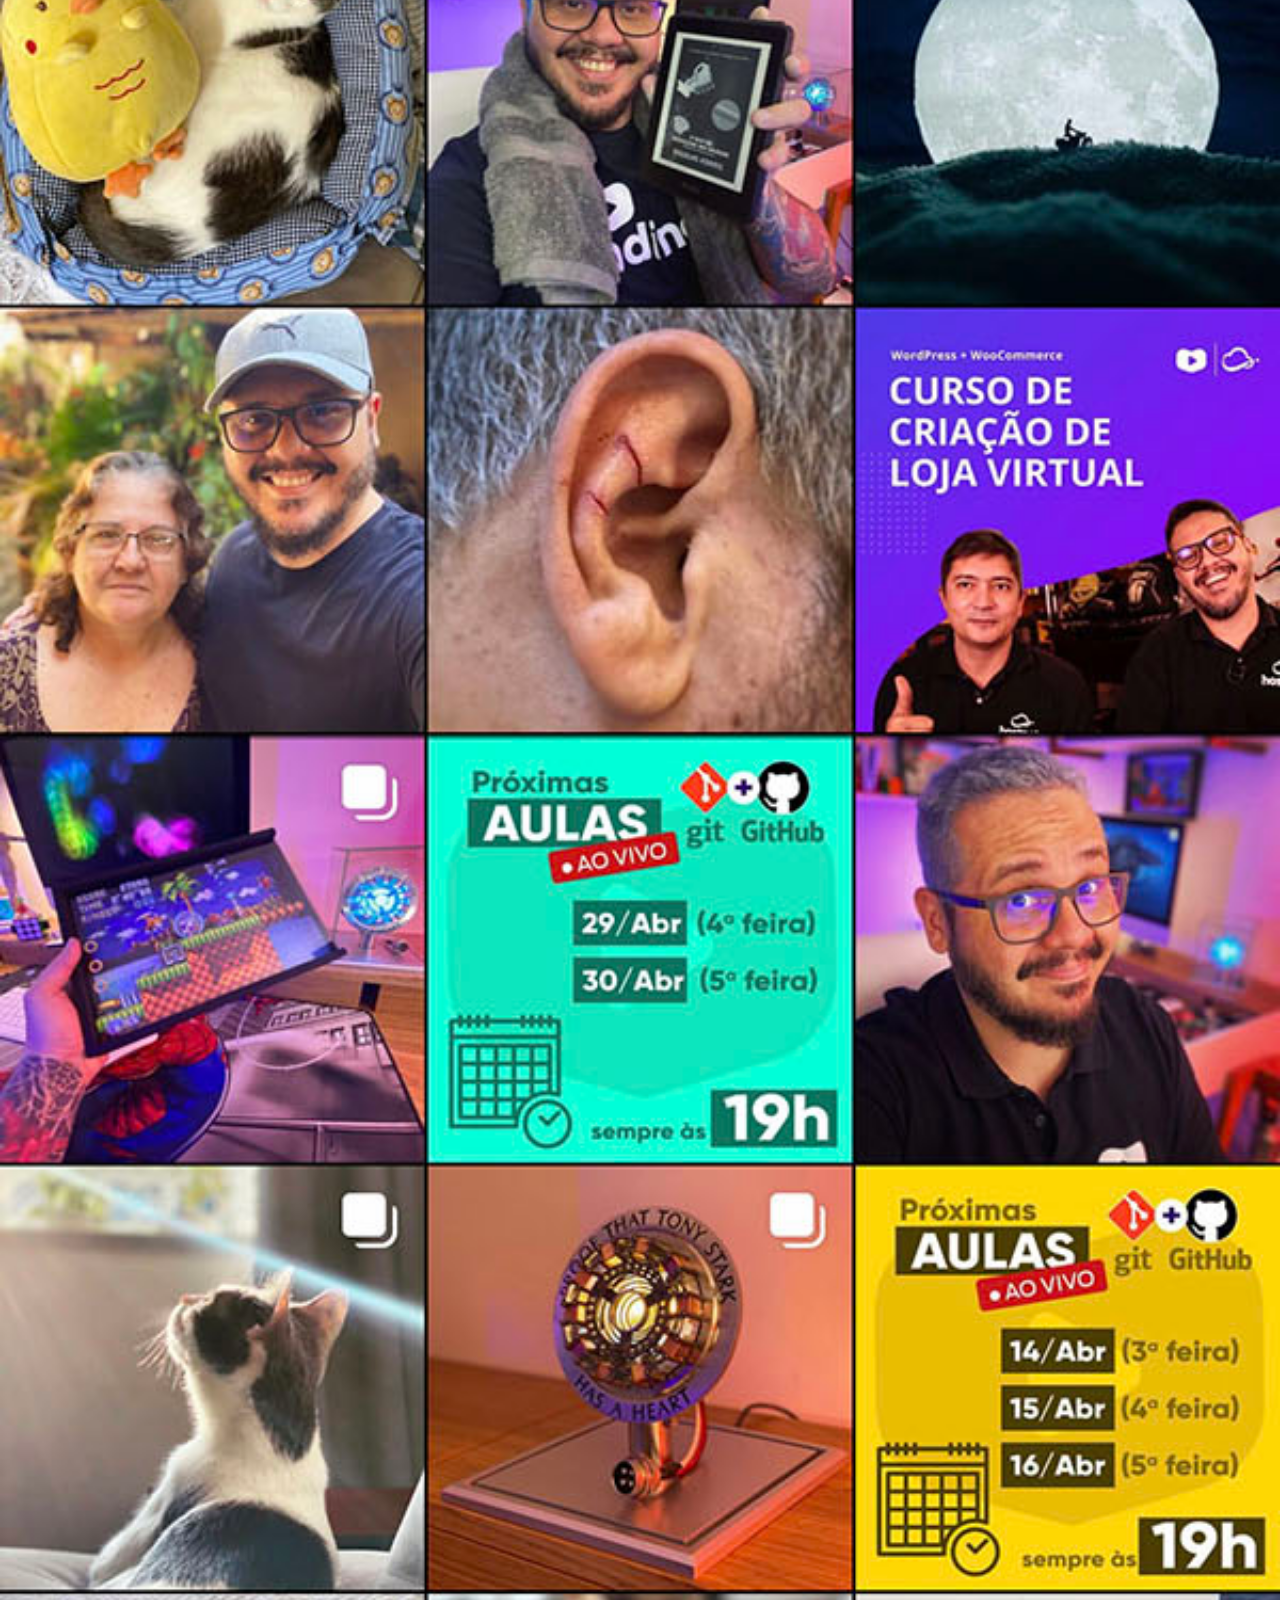
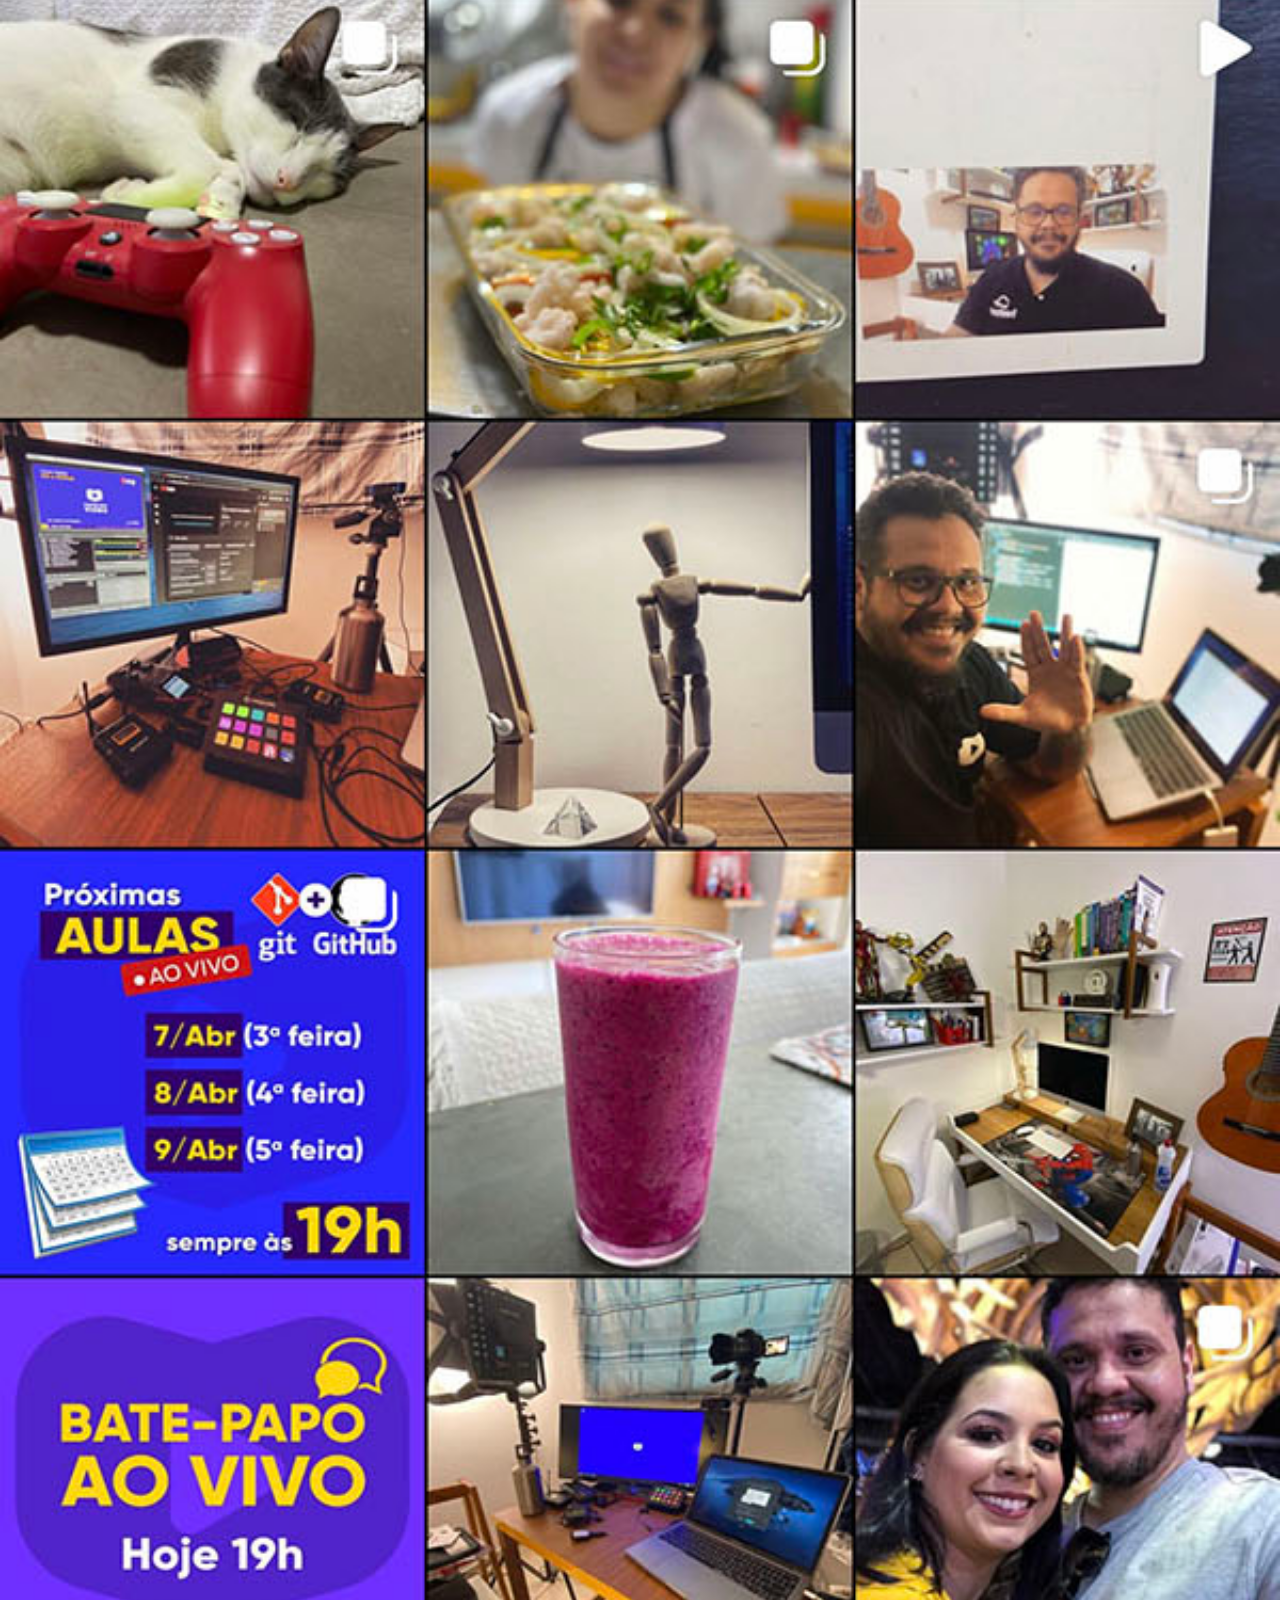
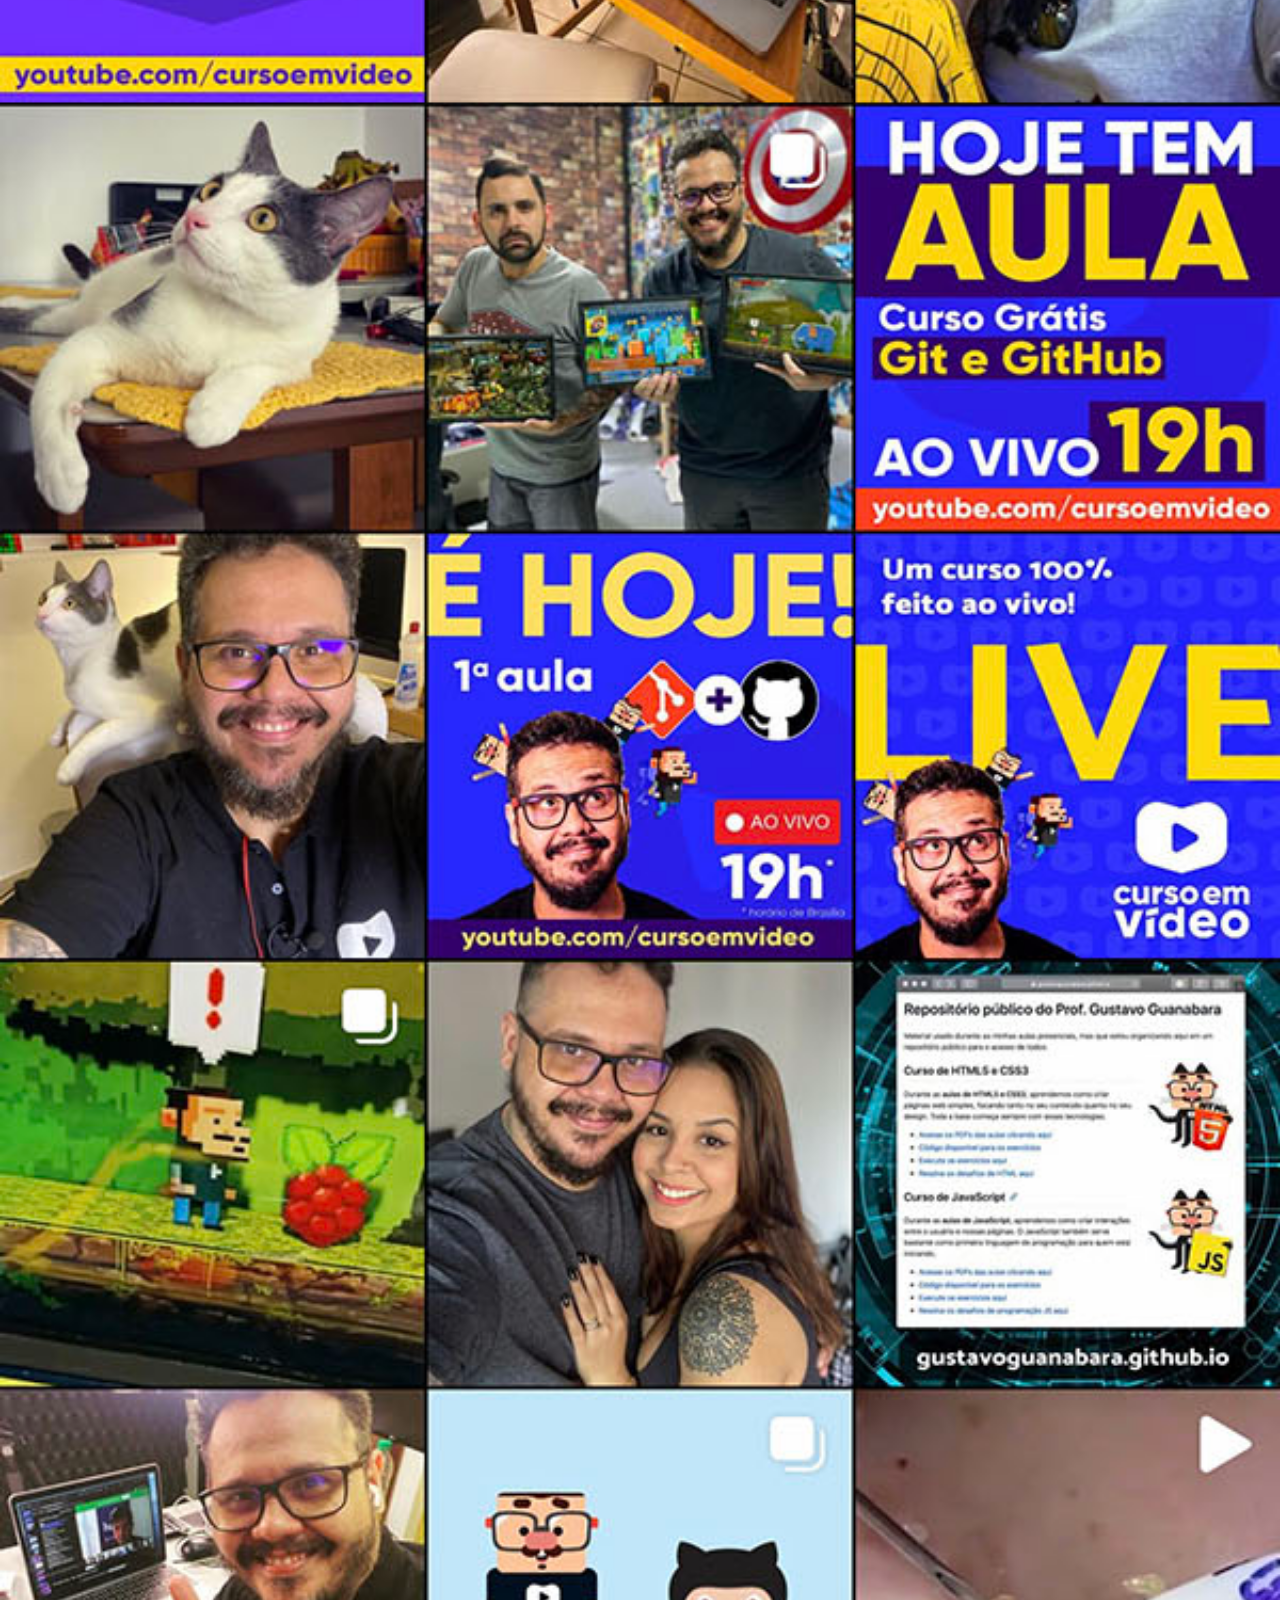
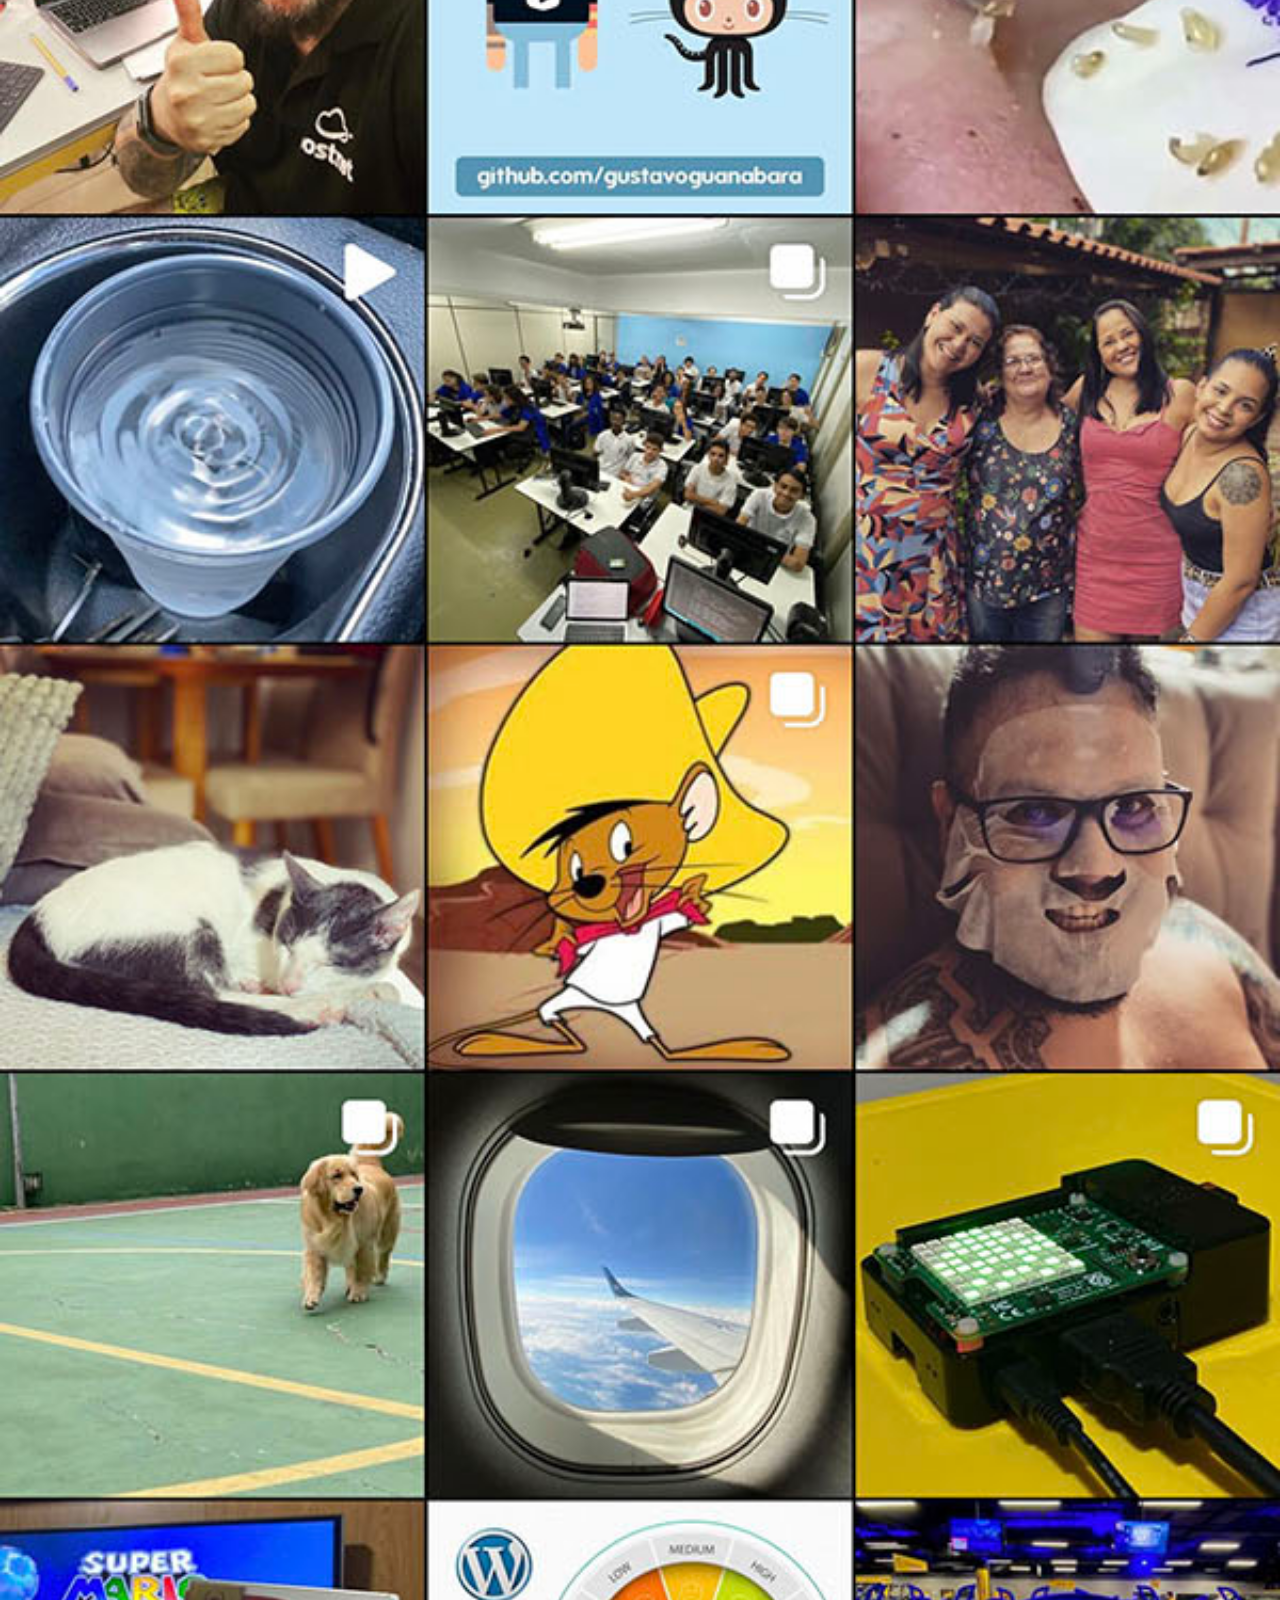
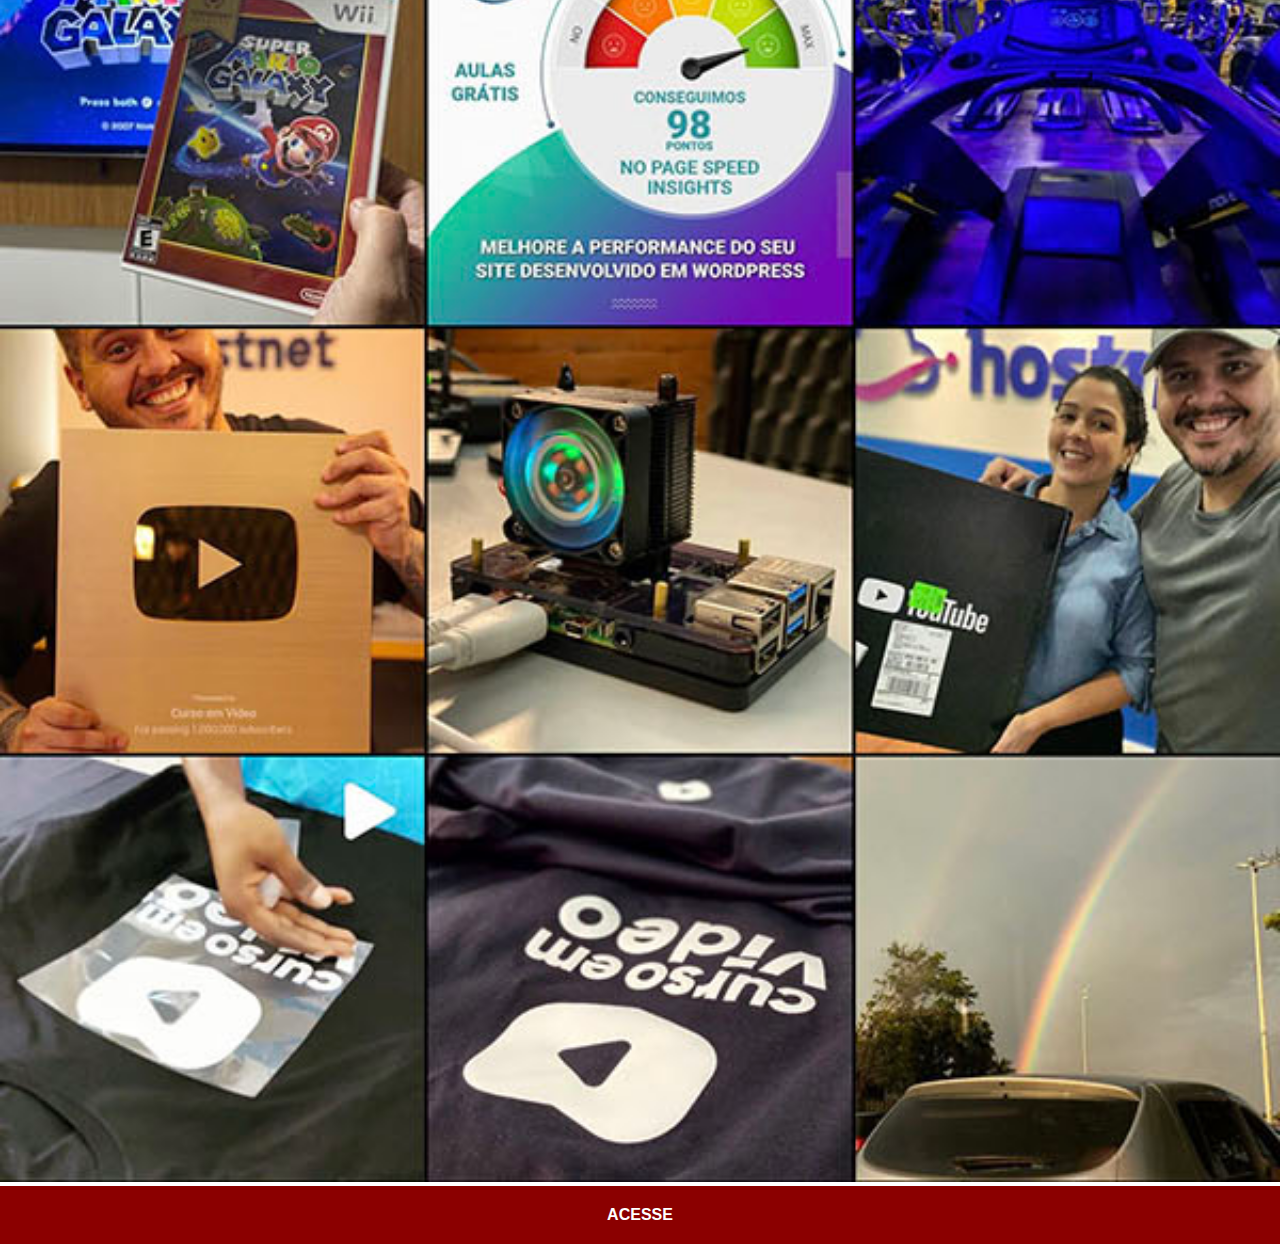
<file: instagram.html>
<!DOCTYPE html>
<html lang="pt-BR">
<head>
    <meta charset="UTF-8">
    <meta http-equiv="X-UA-Compatible" content="IE=edge">
    <meta name="viewport" content="width=device-width, initial-scale=1.0">
    <title>Instagram</title>
    <link rel="stylesheet" href="estilos/social.css">
</head>
<body>
    <img src="imagens/tela-instagram.jpg" alt="Instagram">
    <a href="https://www.instagram.com/CauanHP_" target="_blank">ACESSE</a>
</body>
</html>
</file>
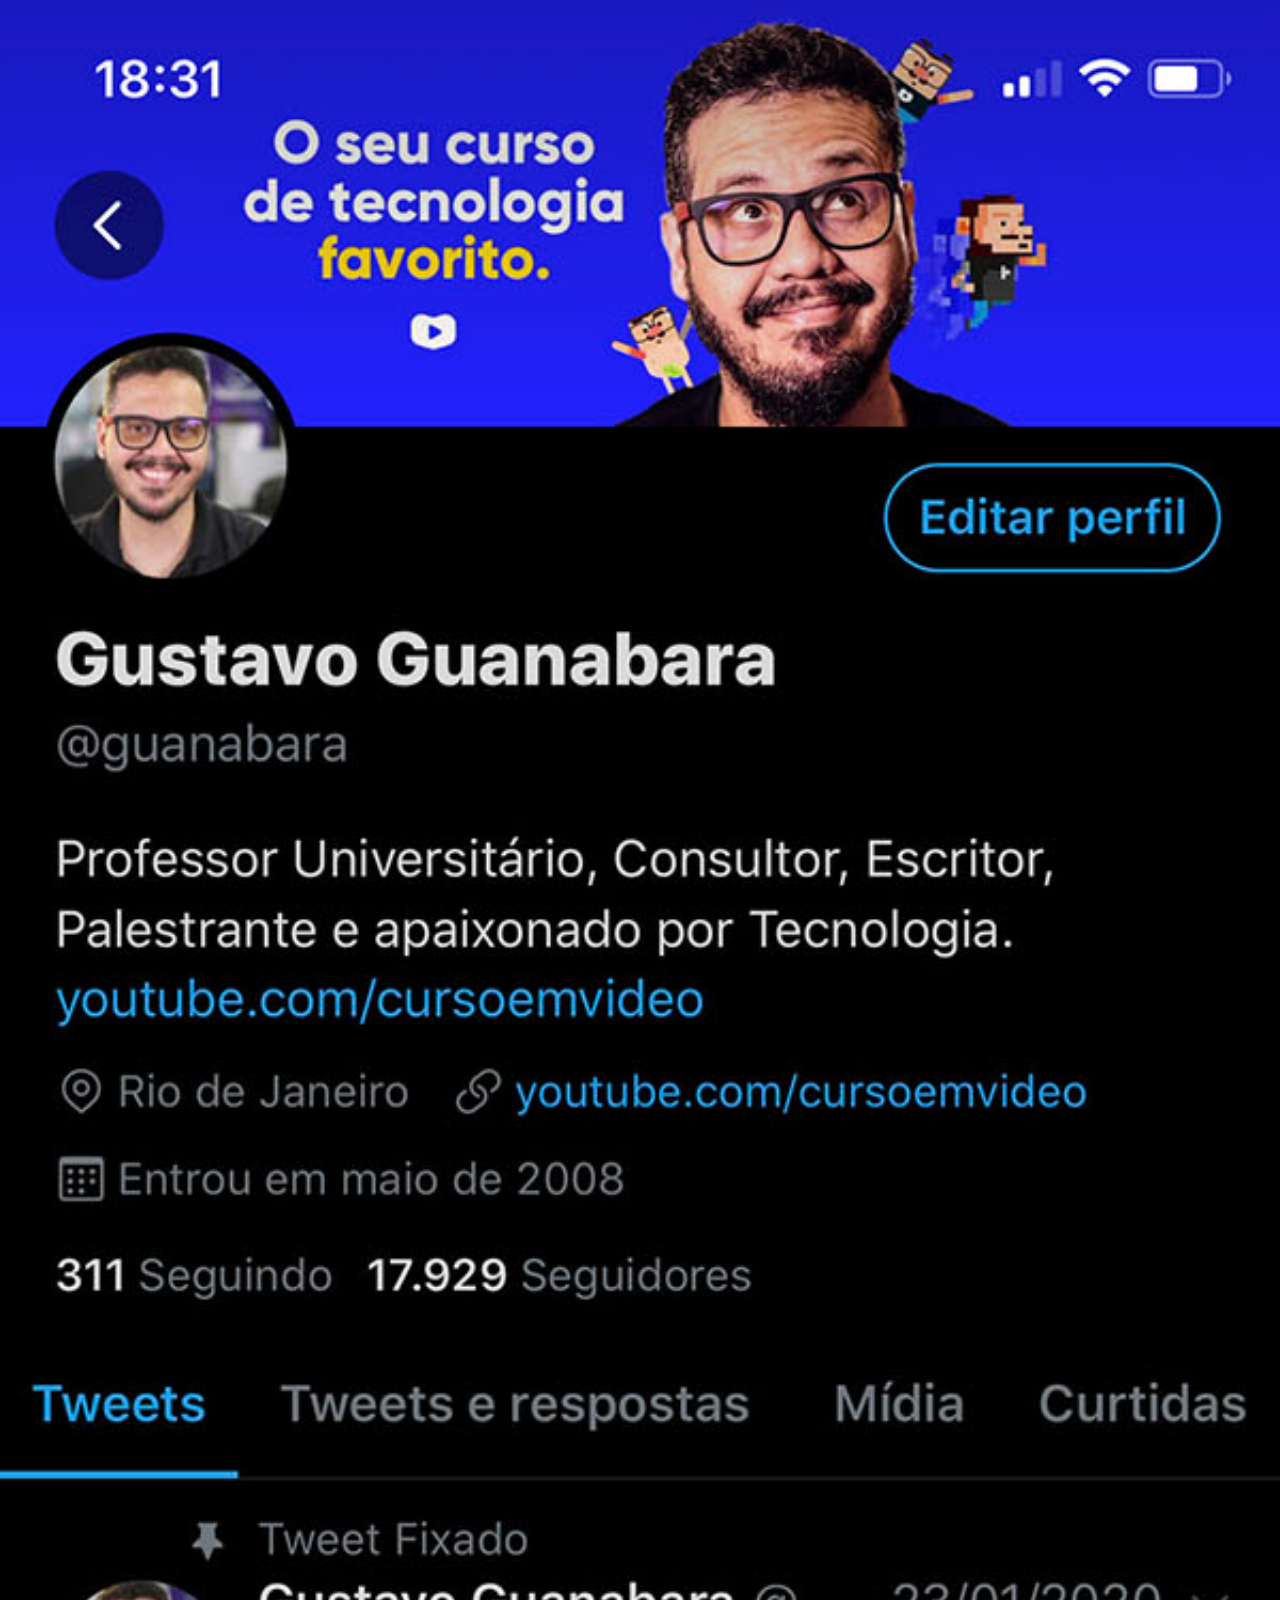
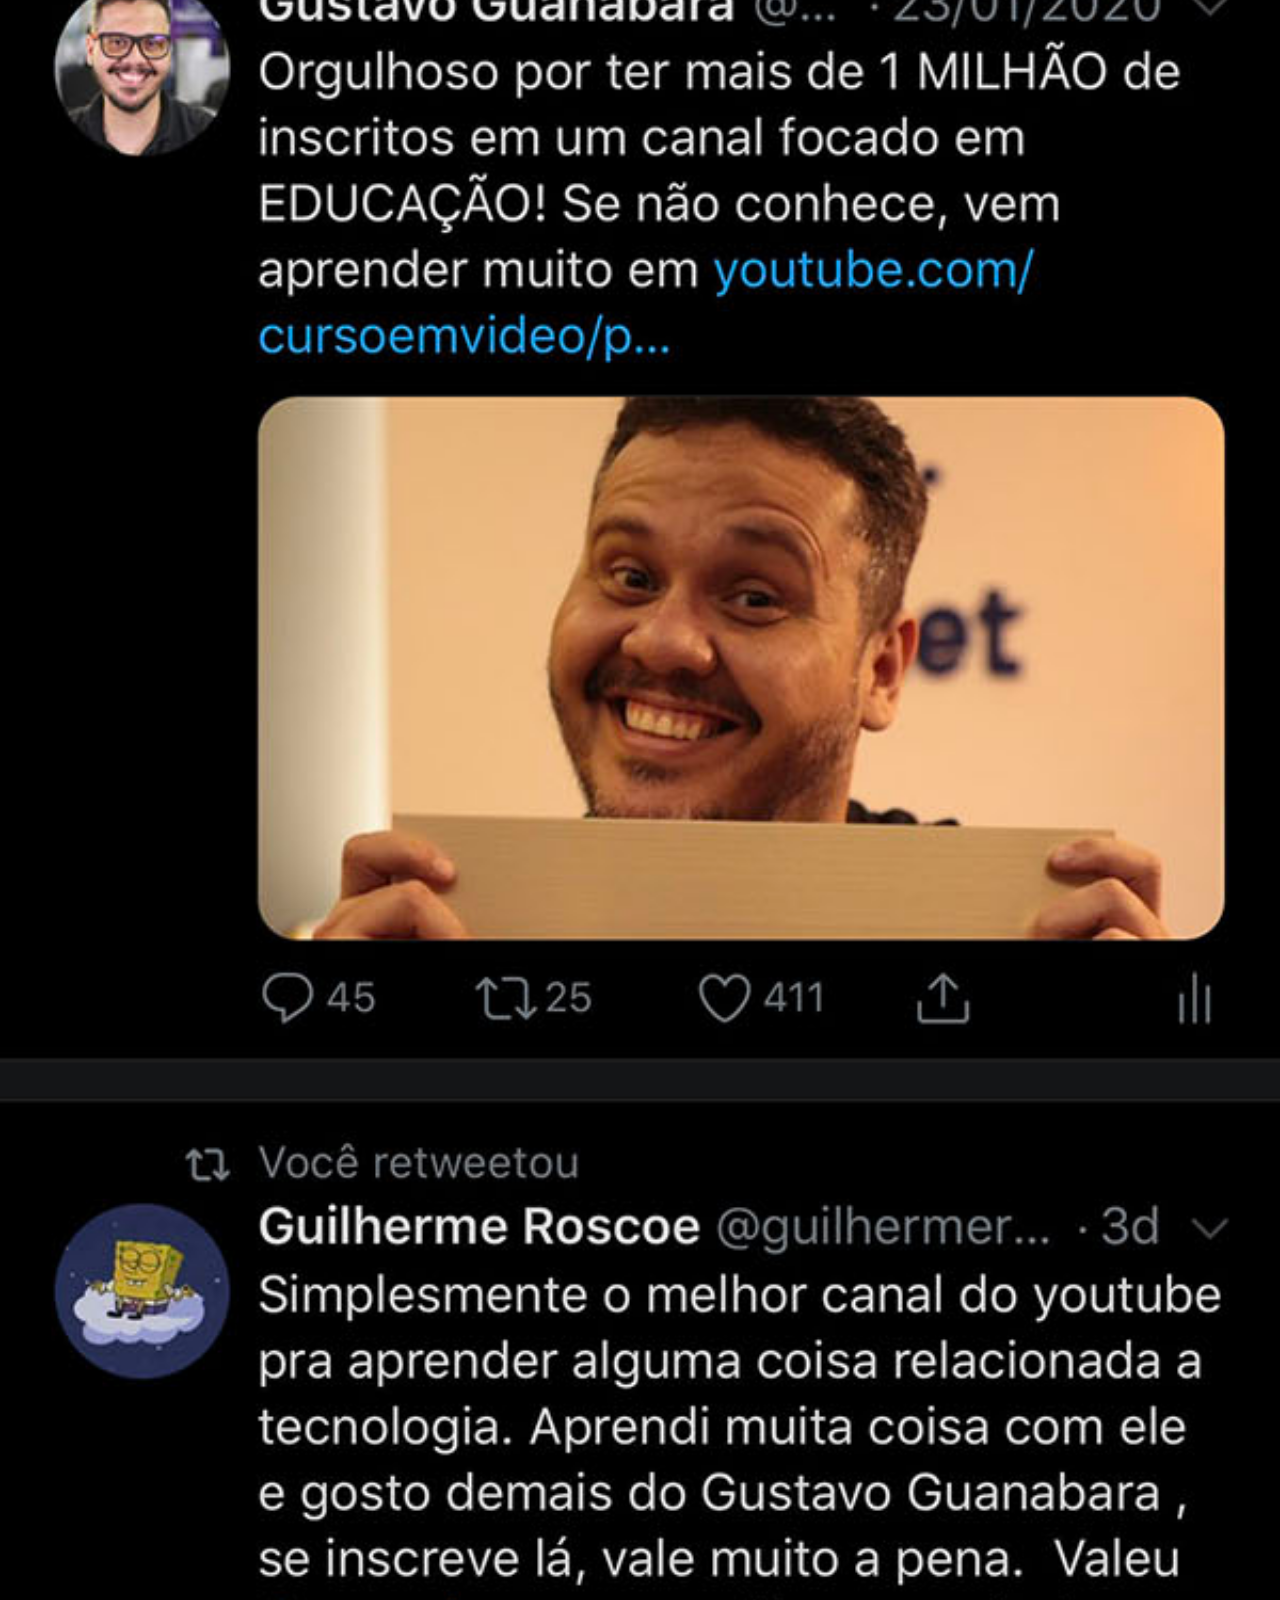
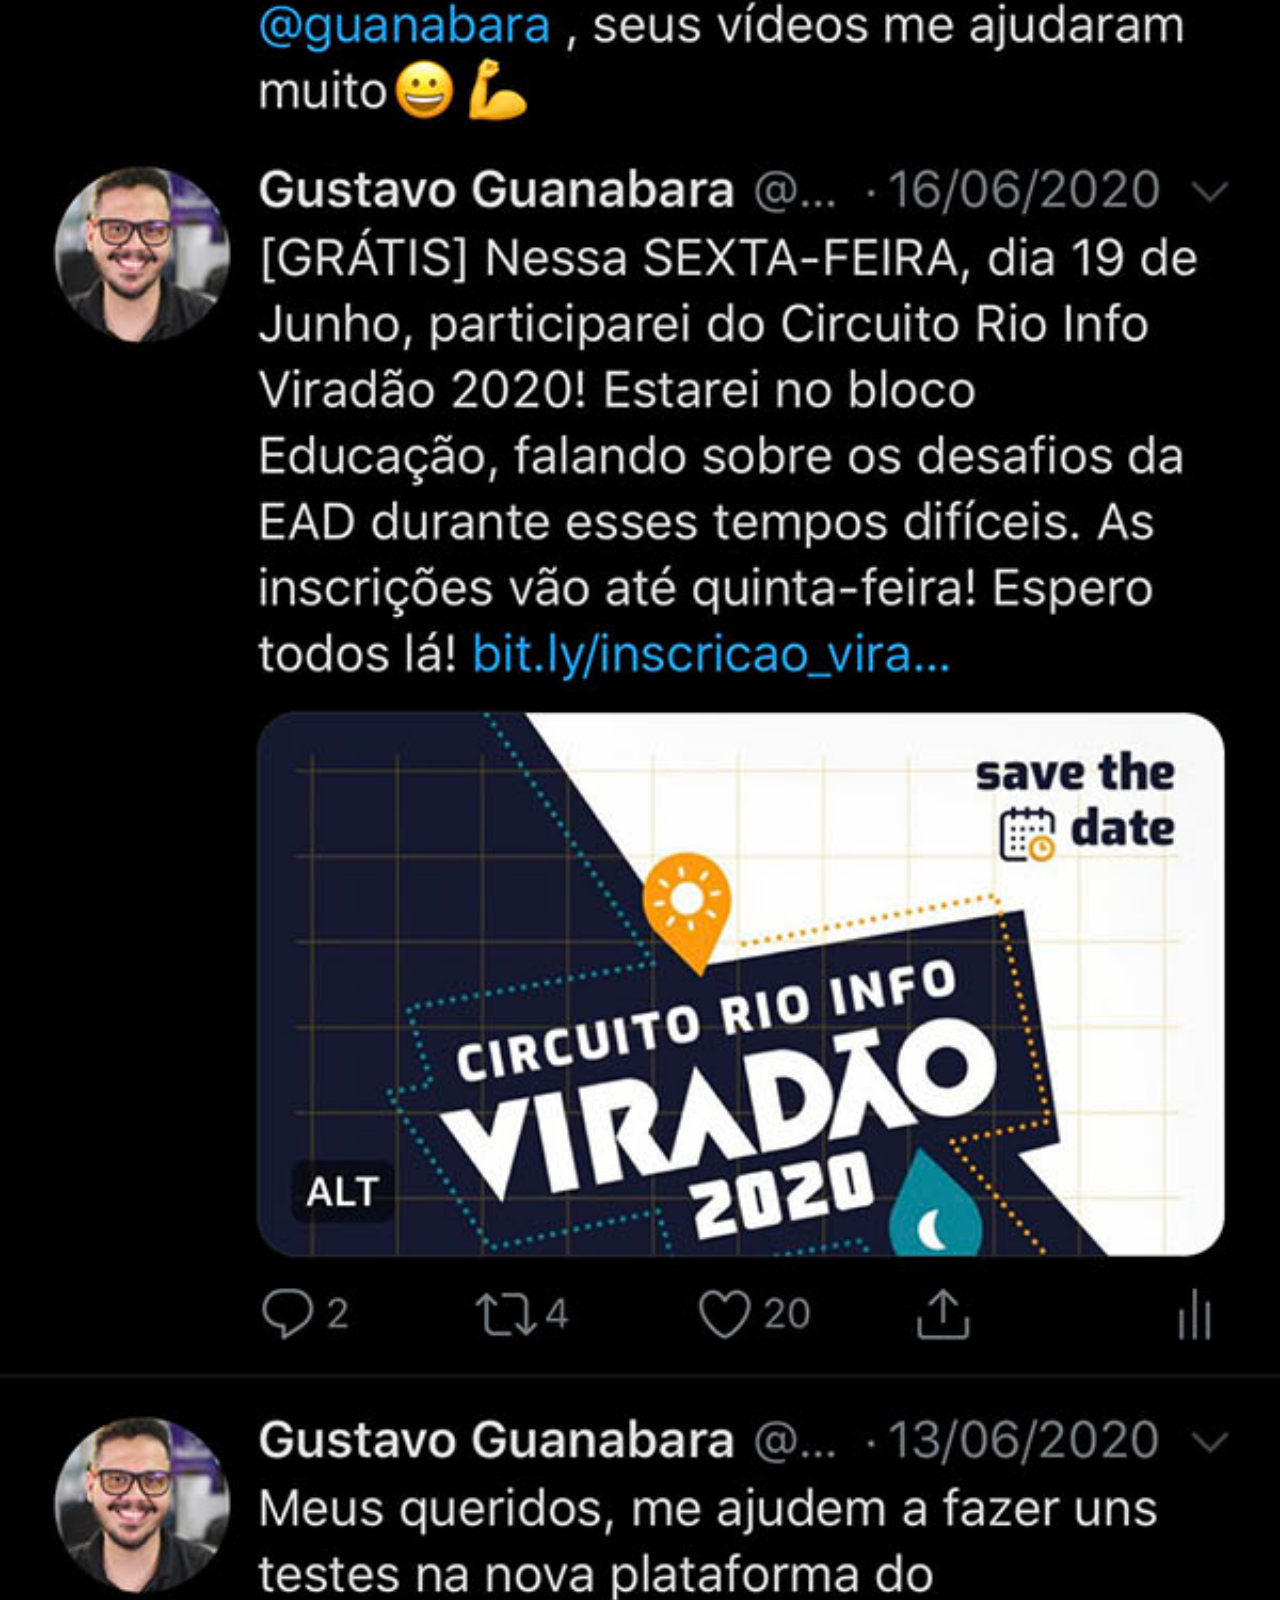
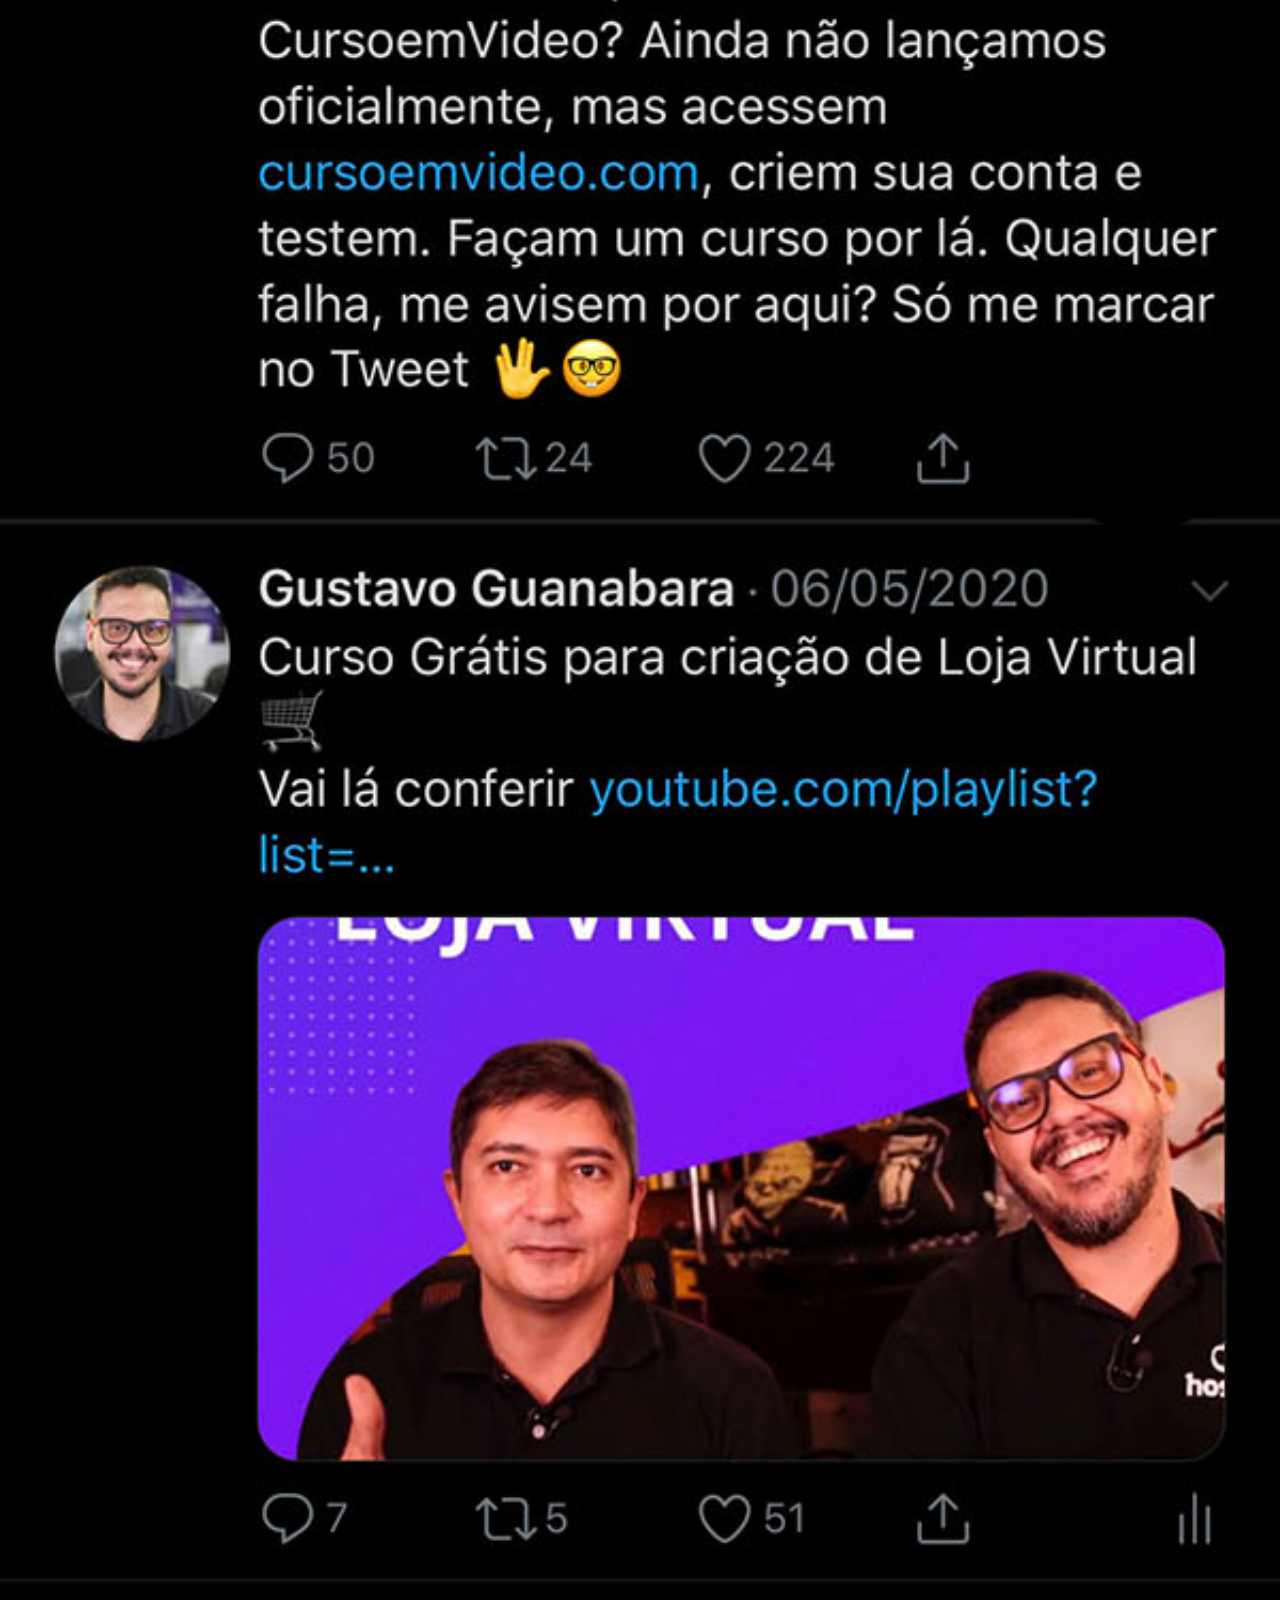
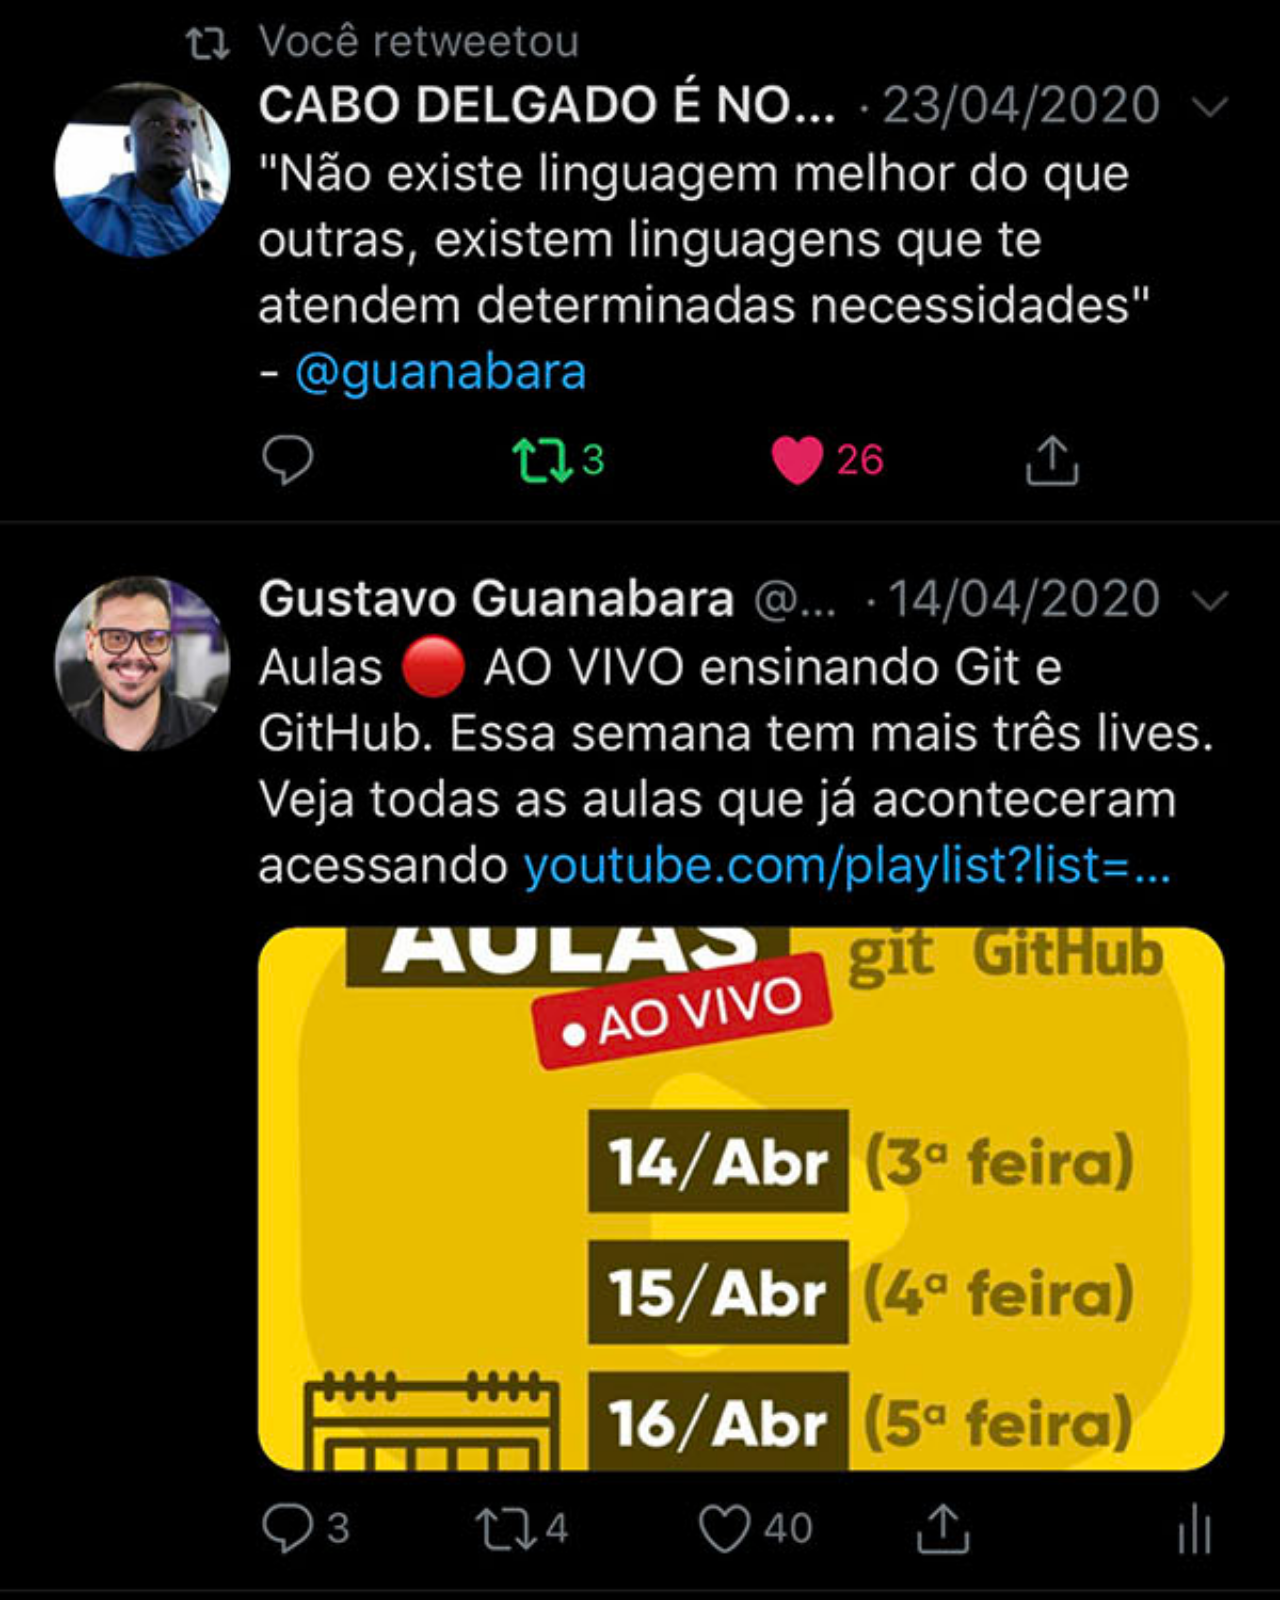
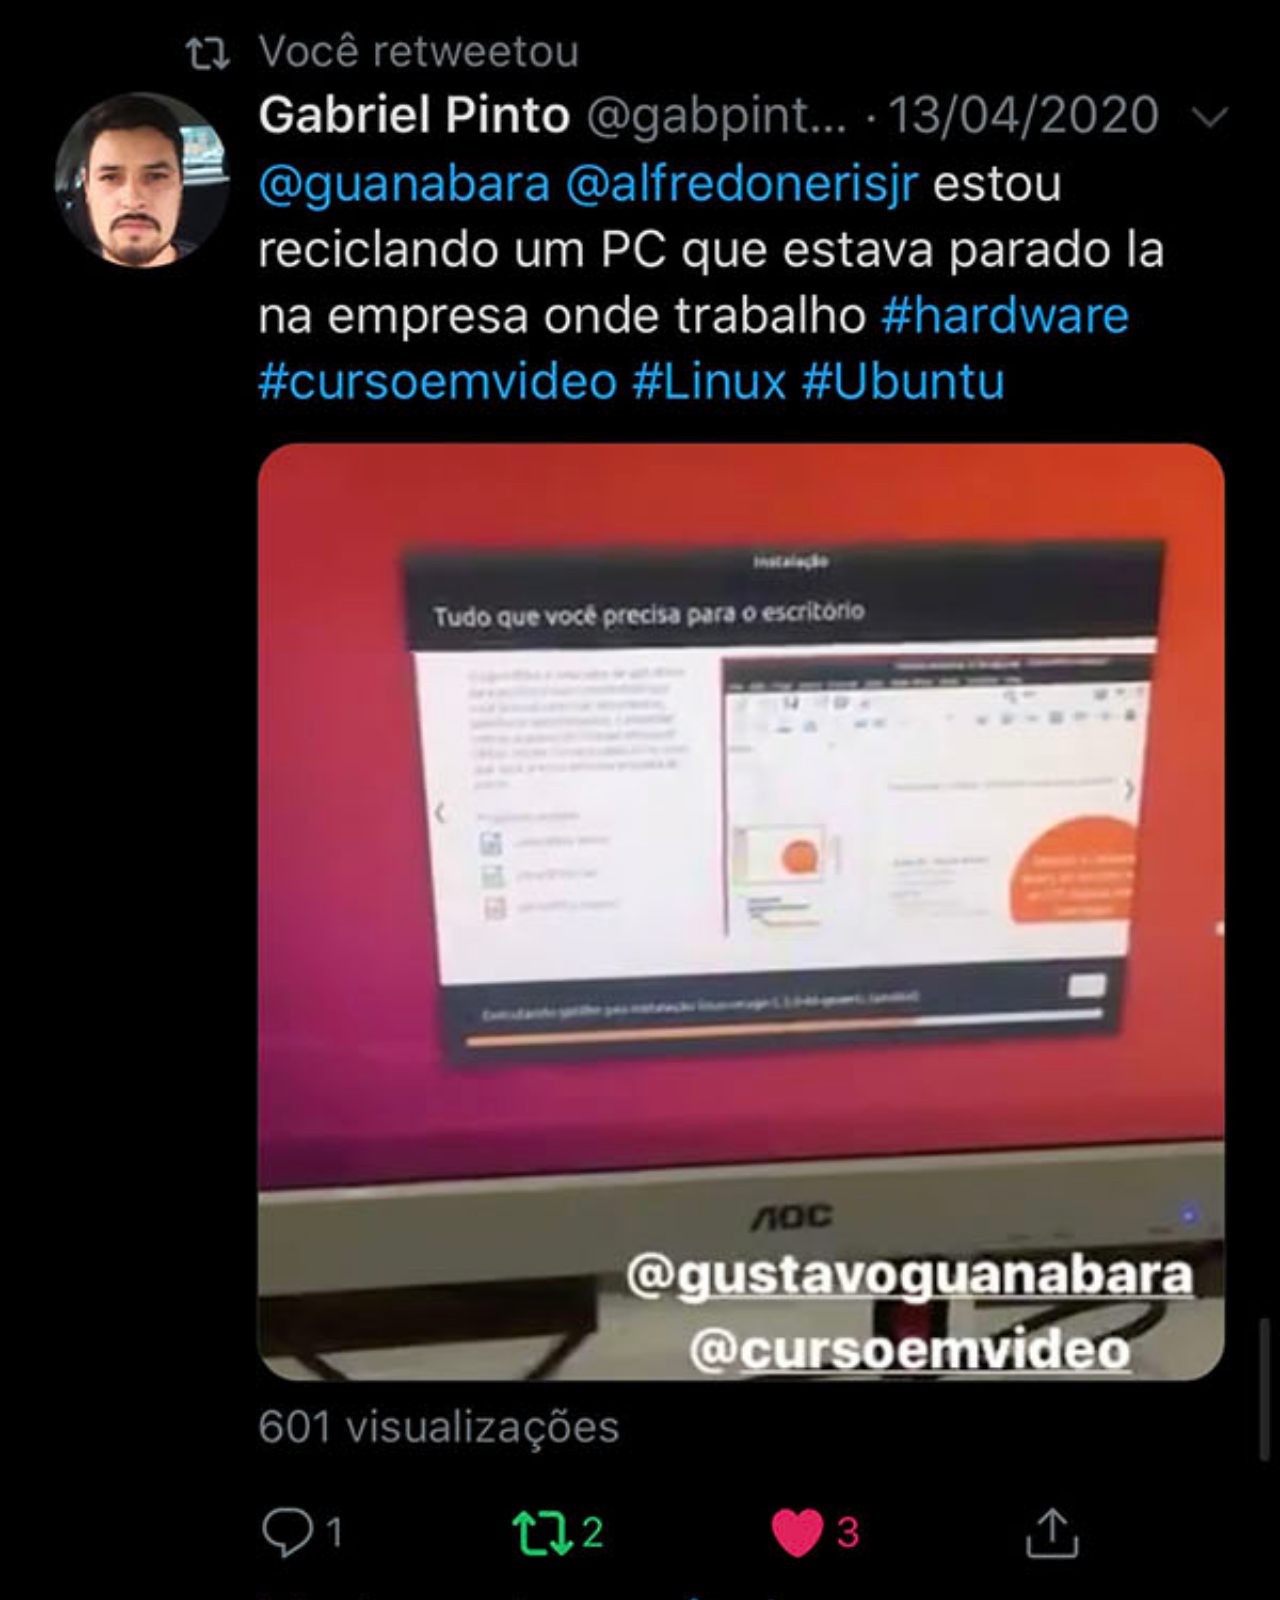
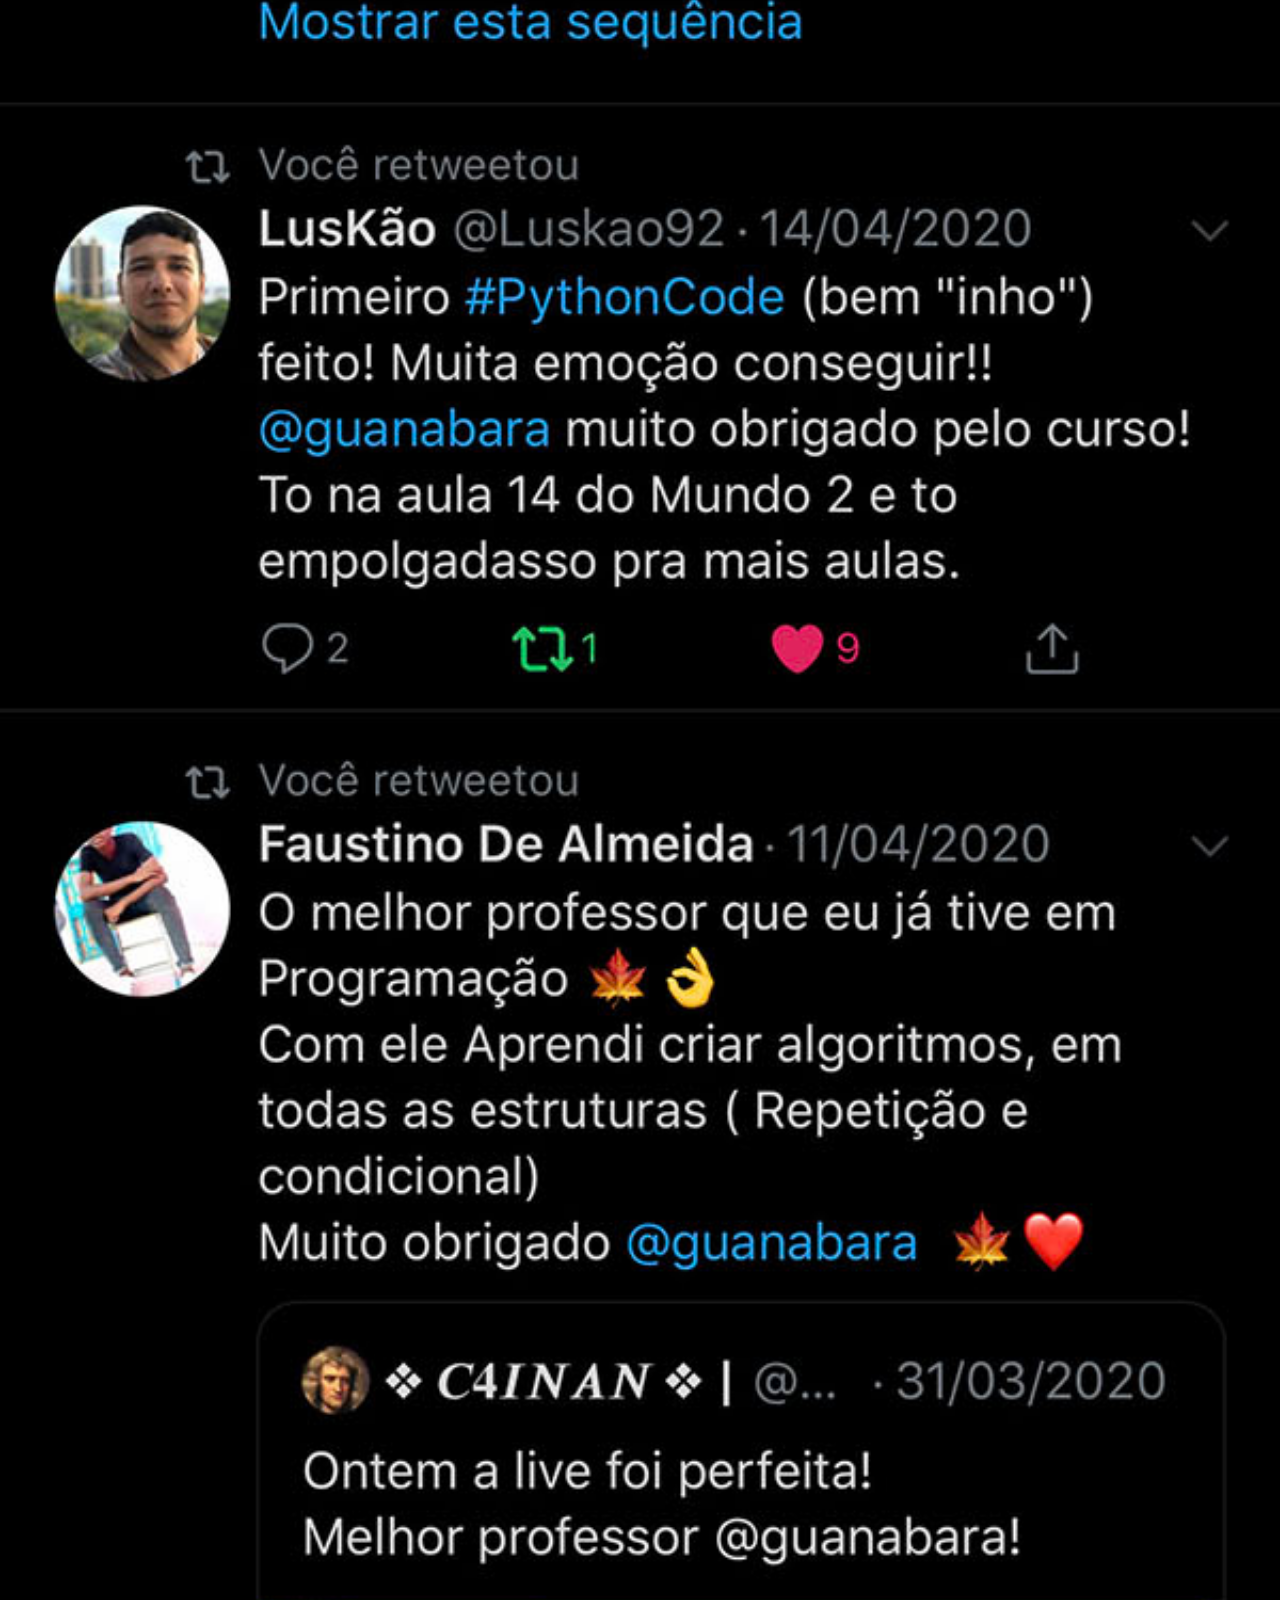
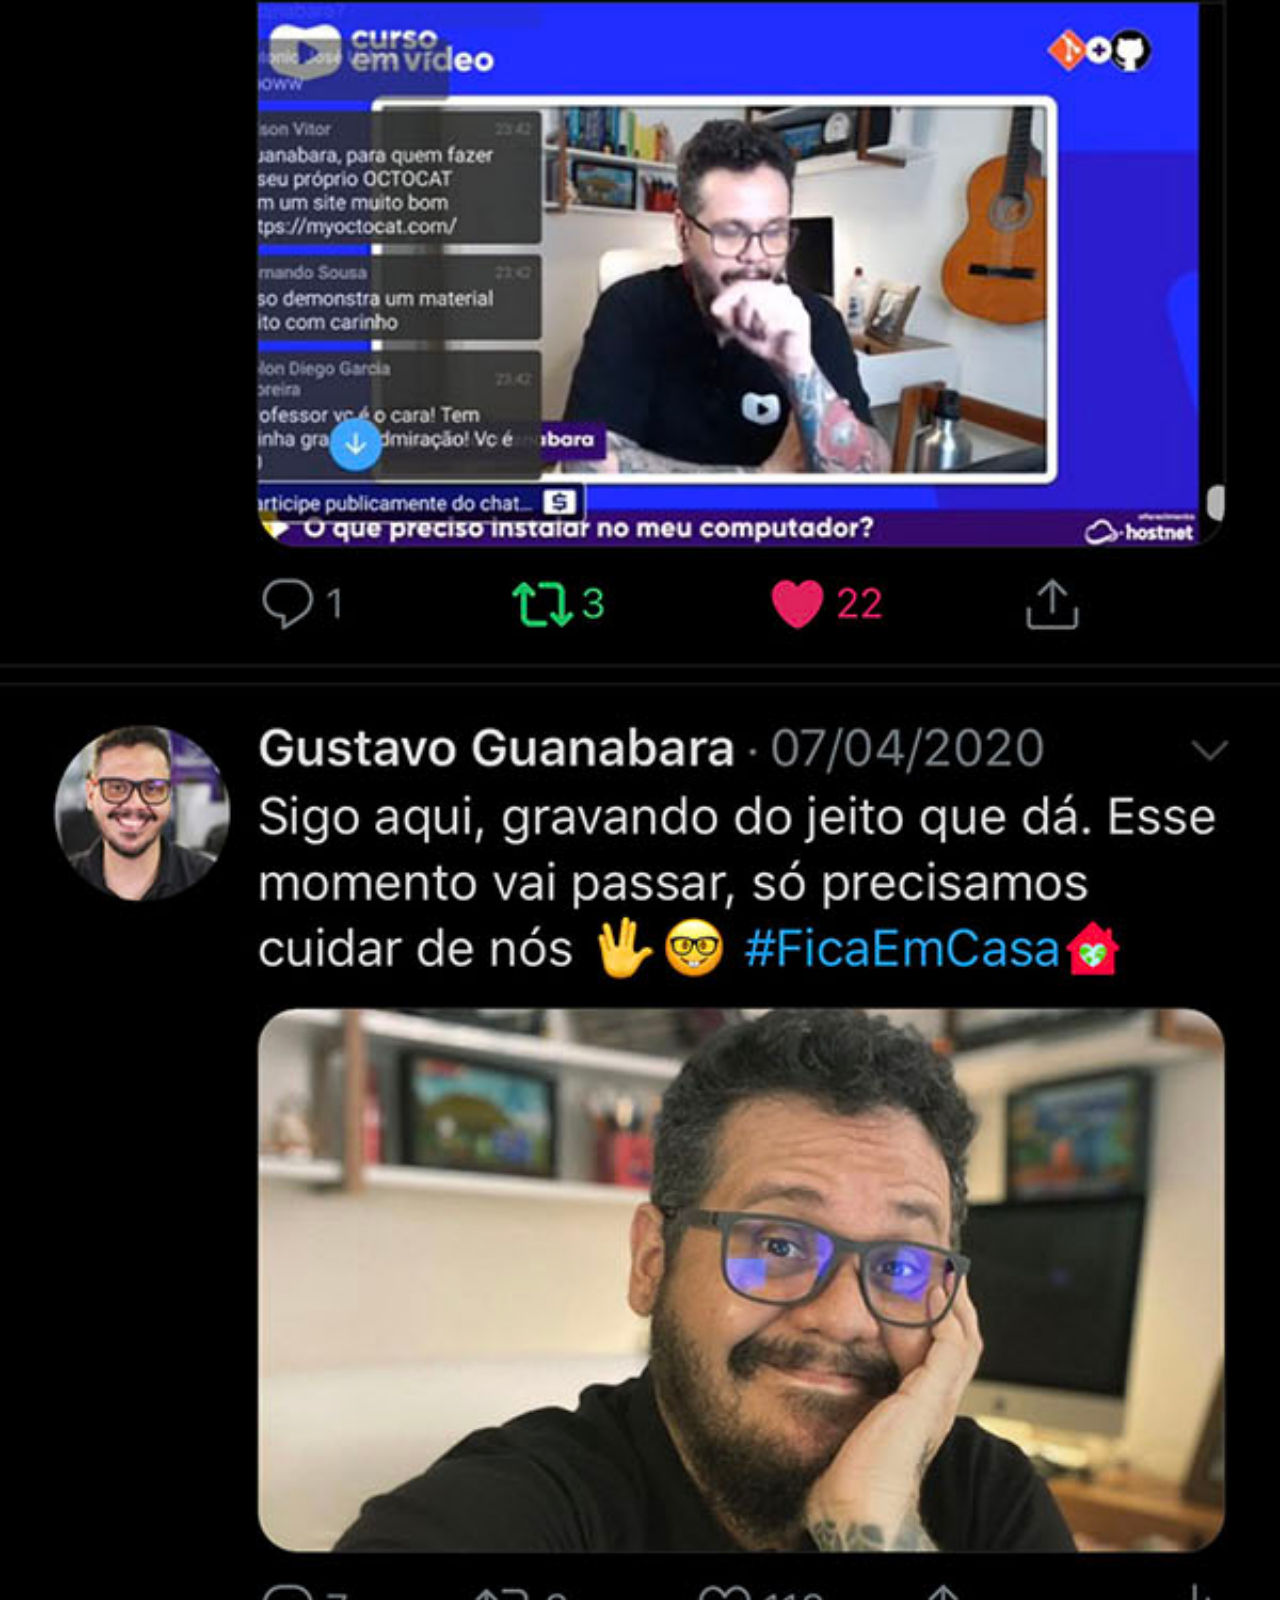
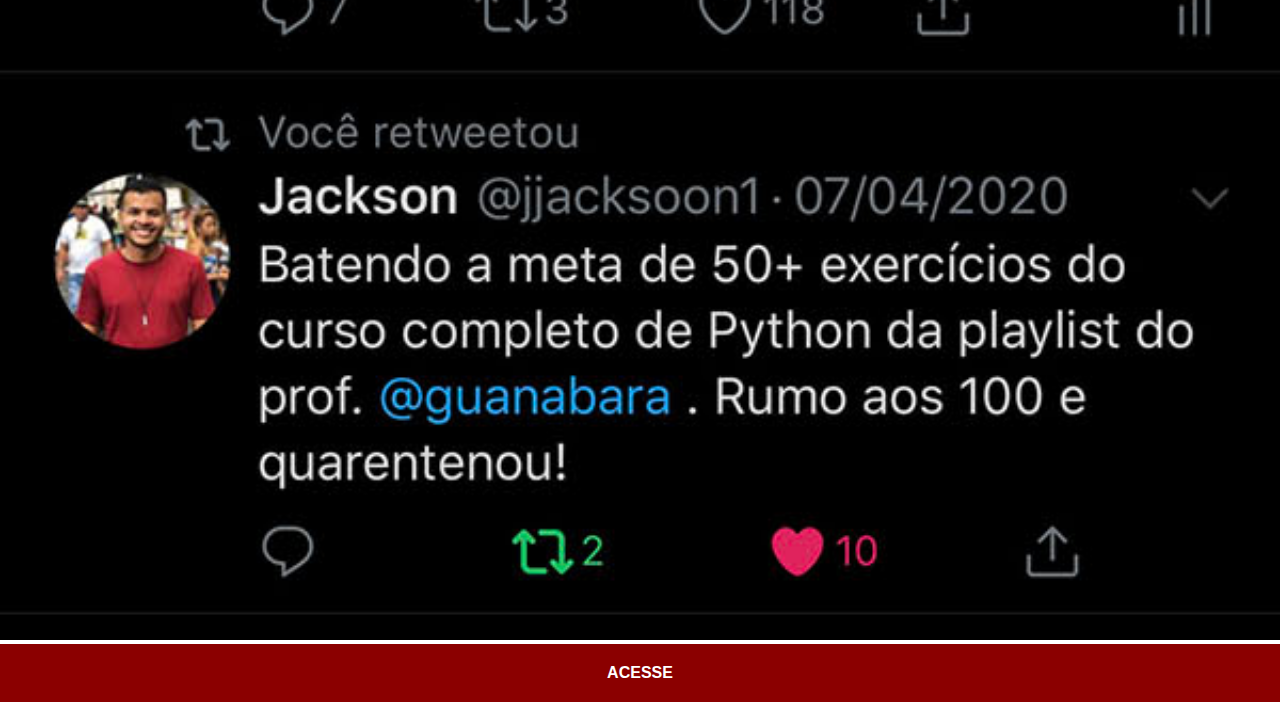
<file: twitter.html>
<!DOCTYPE html>
<html lang="pt-BR">
<head>
    <meta charset="UTF-8">
    <meta http-equiv="X-UA-Compatible" content="IE=edge">
    <meta name="viewport" content="width=device-width, initial-scale=1.0">
    <title>Twitter</title>
    <link rel="stylesheet" href="estilos/social.css">
</head>
<body>
    <img src="imagens/tela-twitter.jpg" alt="Twitter">
    <a href="https://odeiotwitter.com" target="_blank">ACESSE</a>
</body>
</html>
</file>
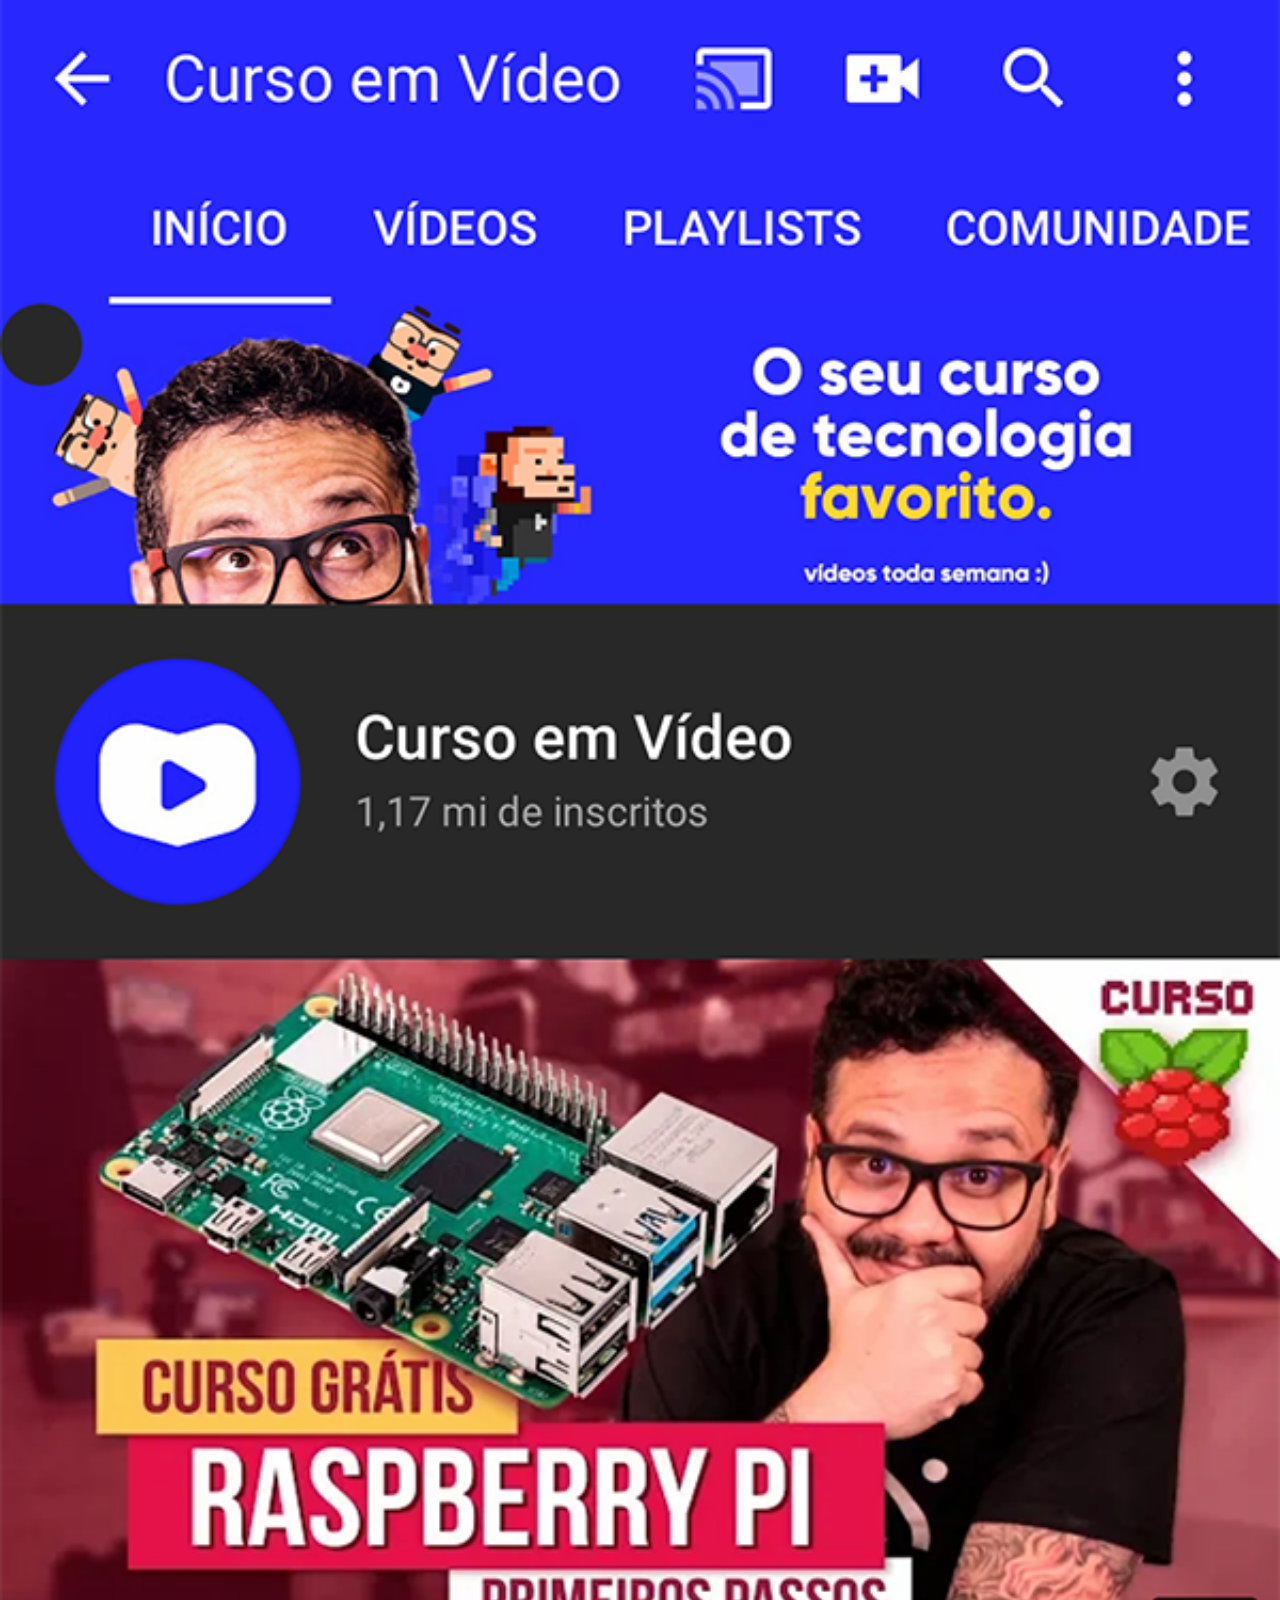
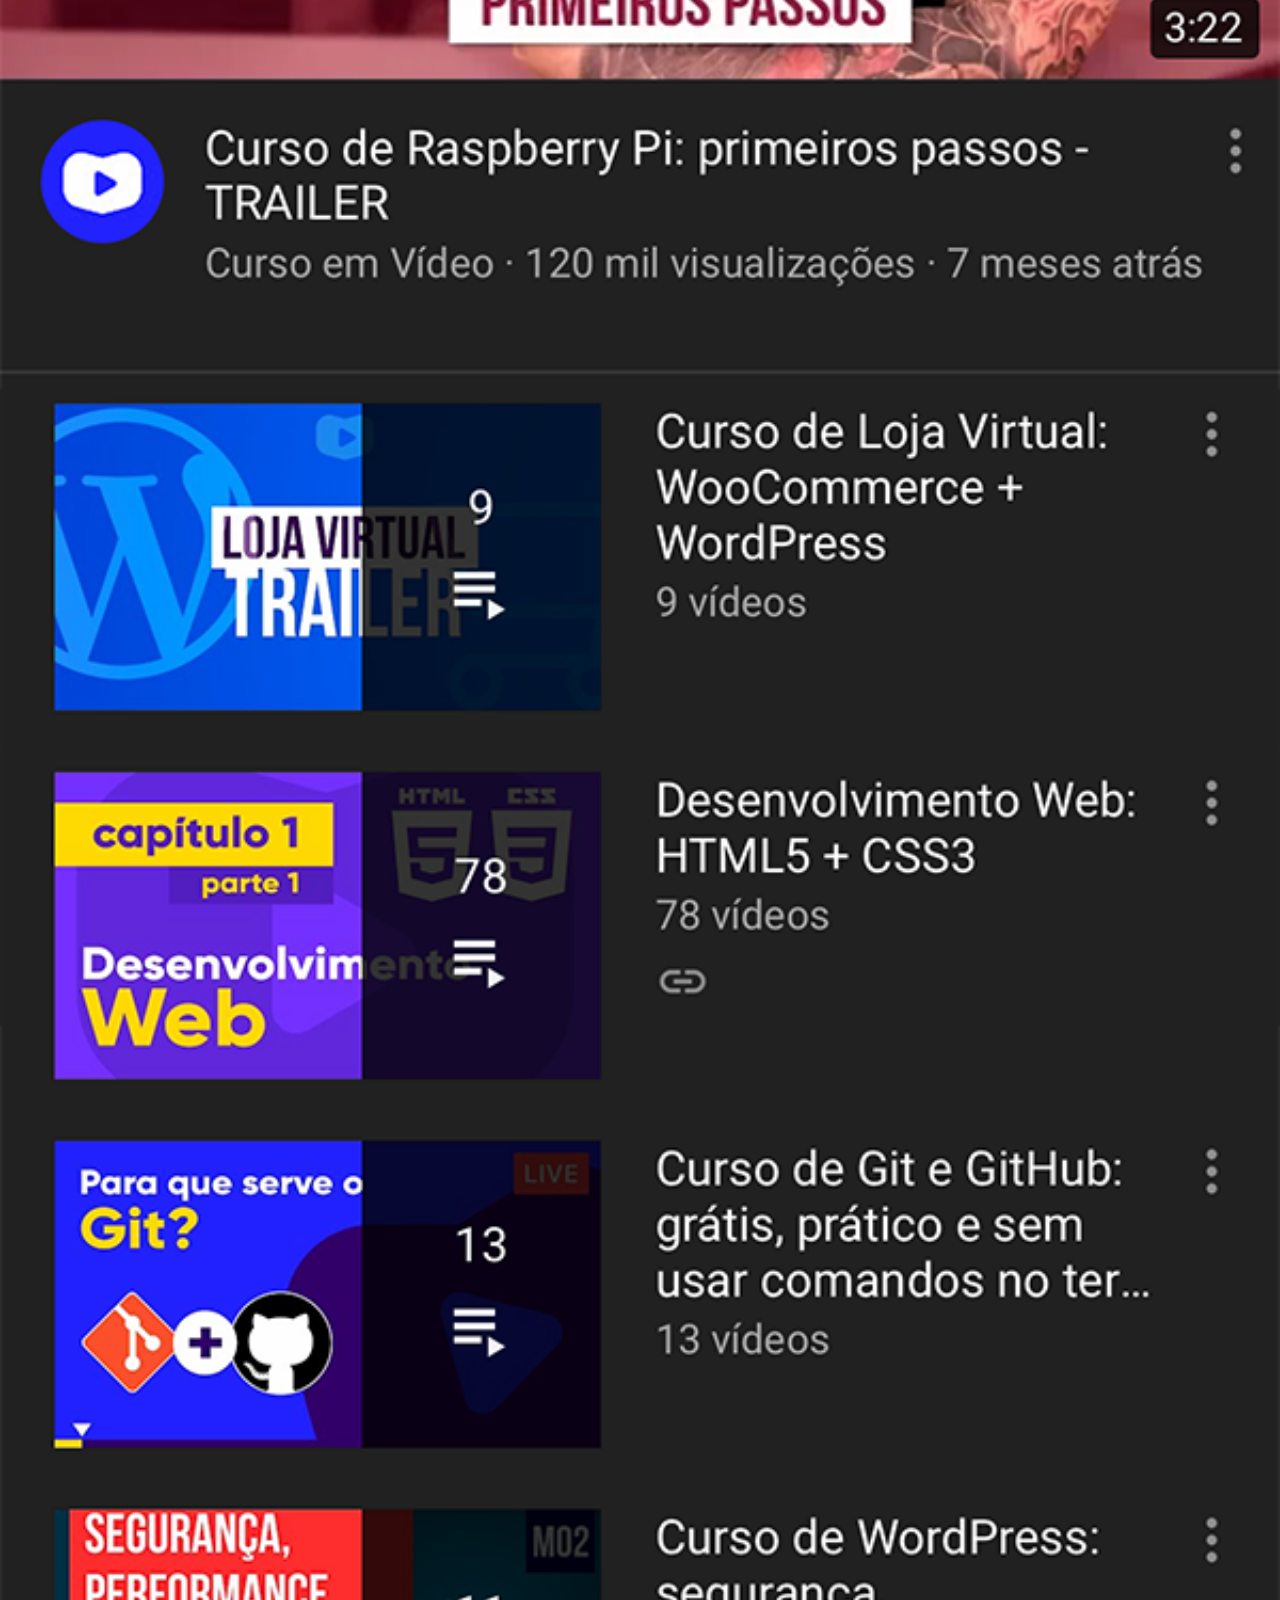
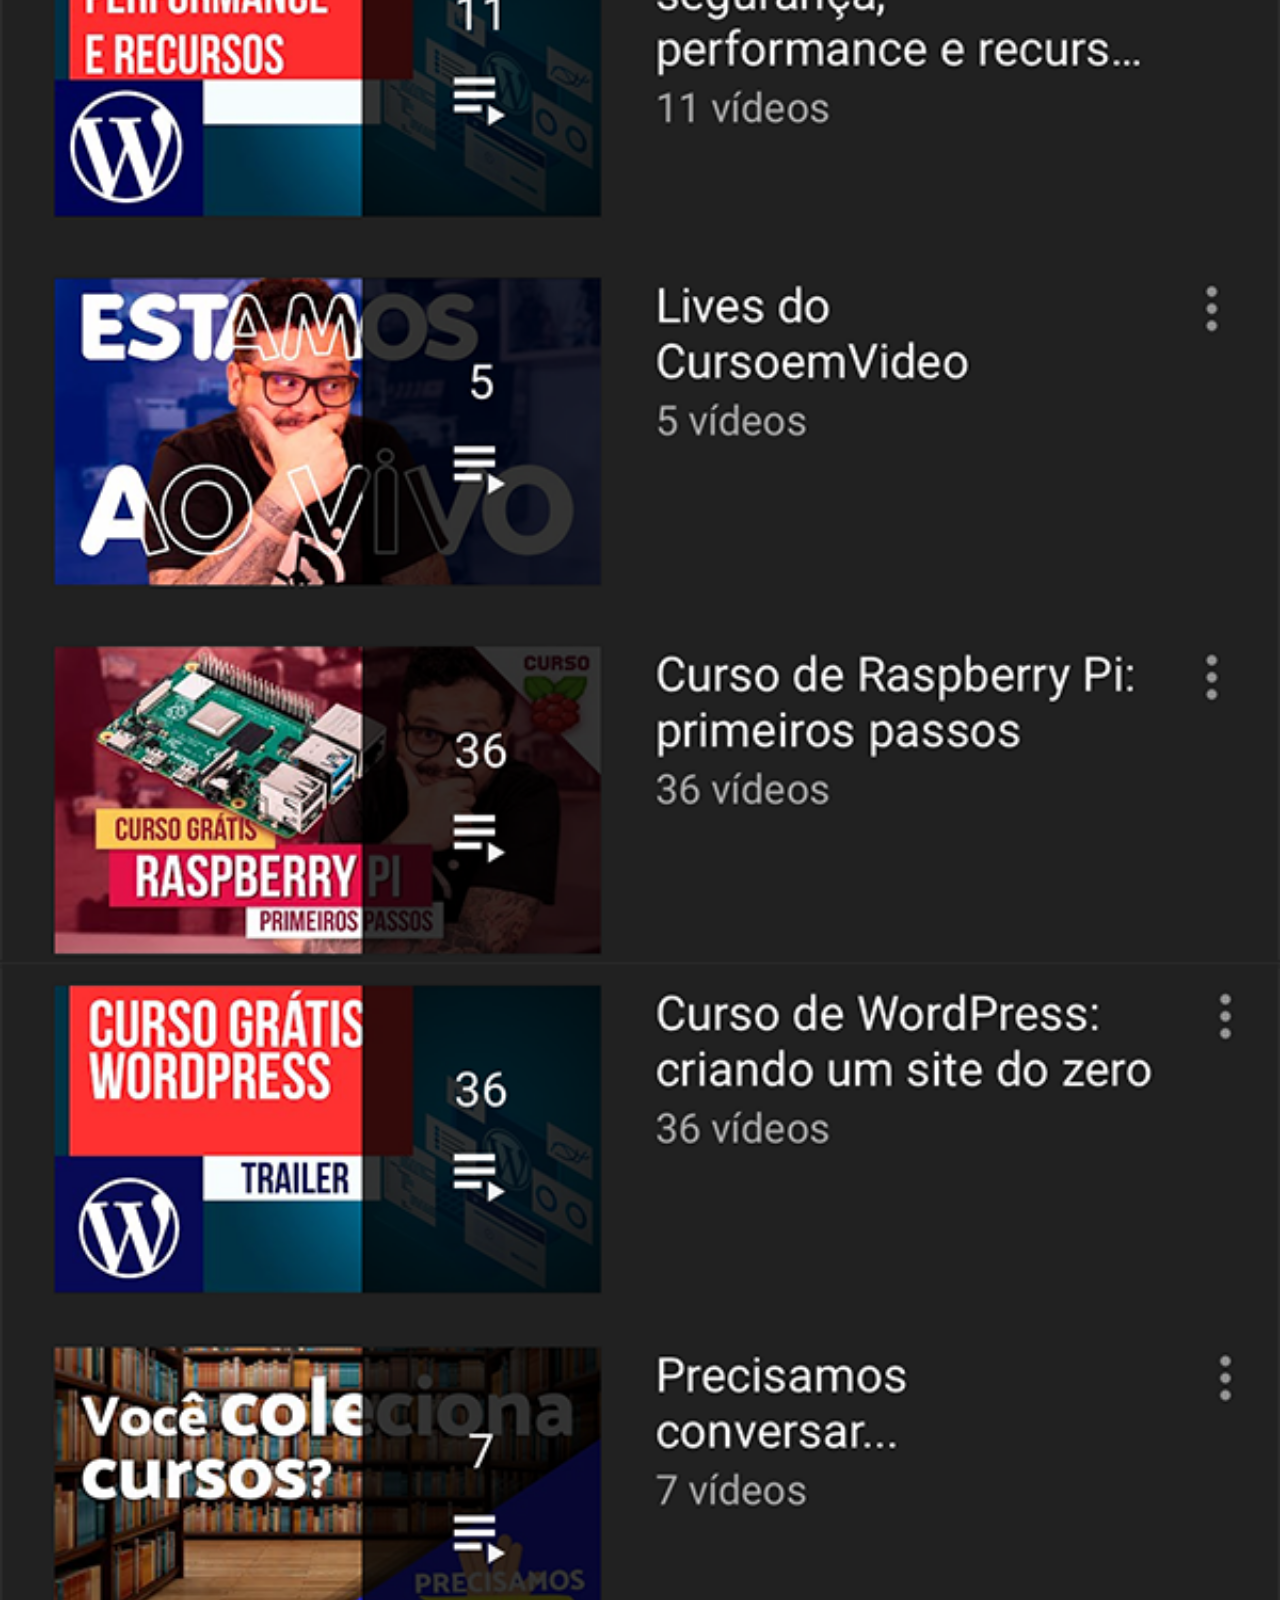
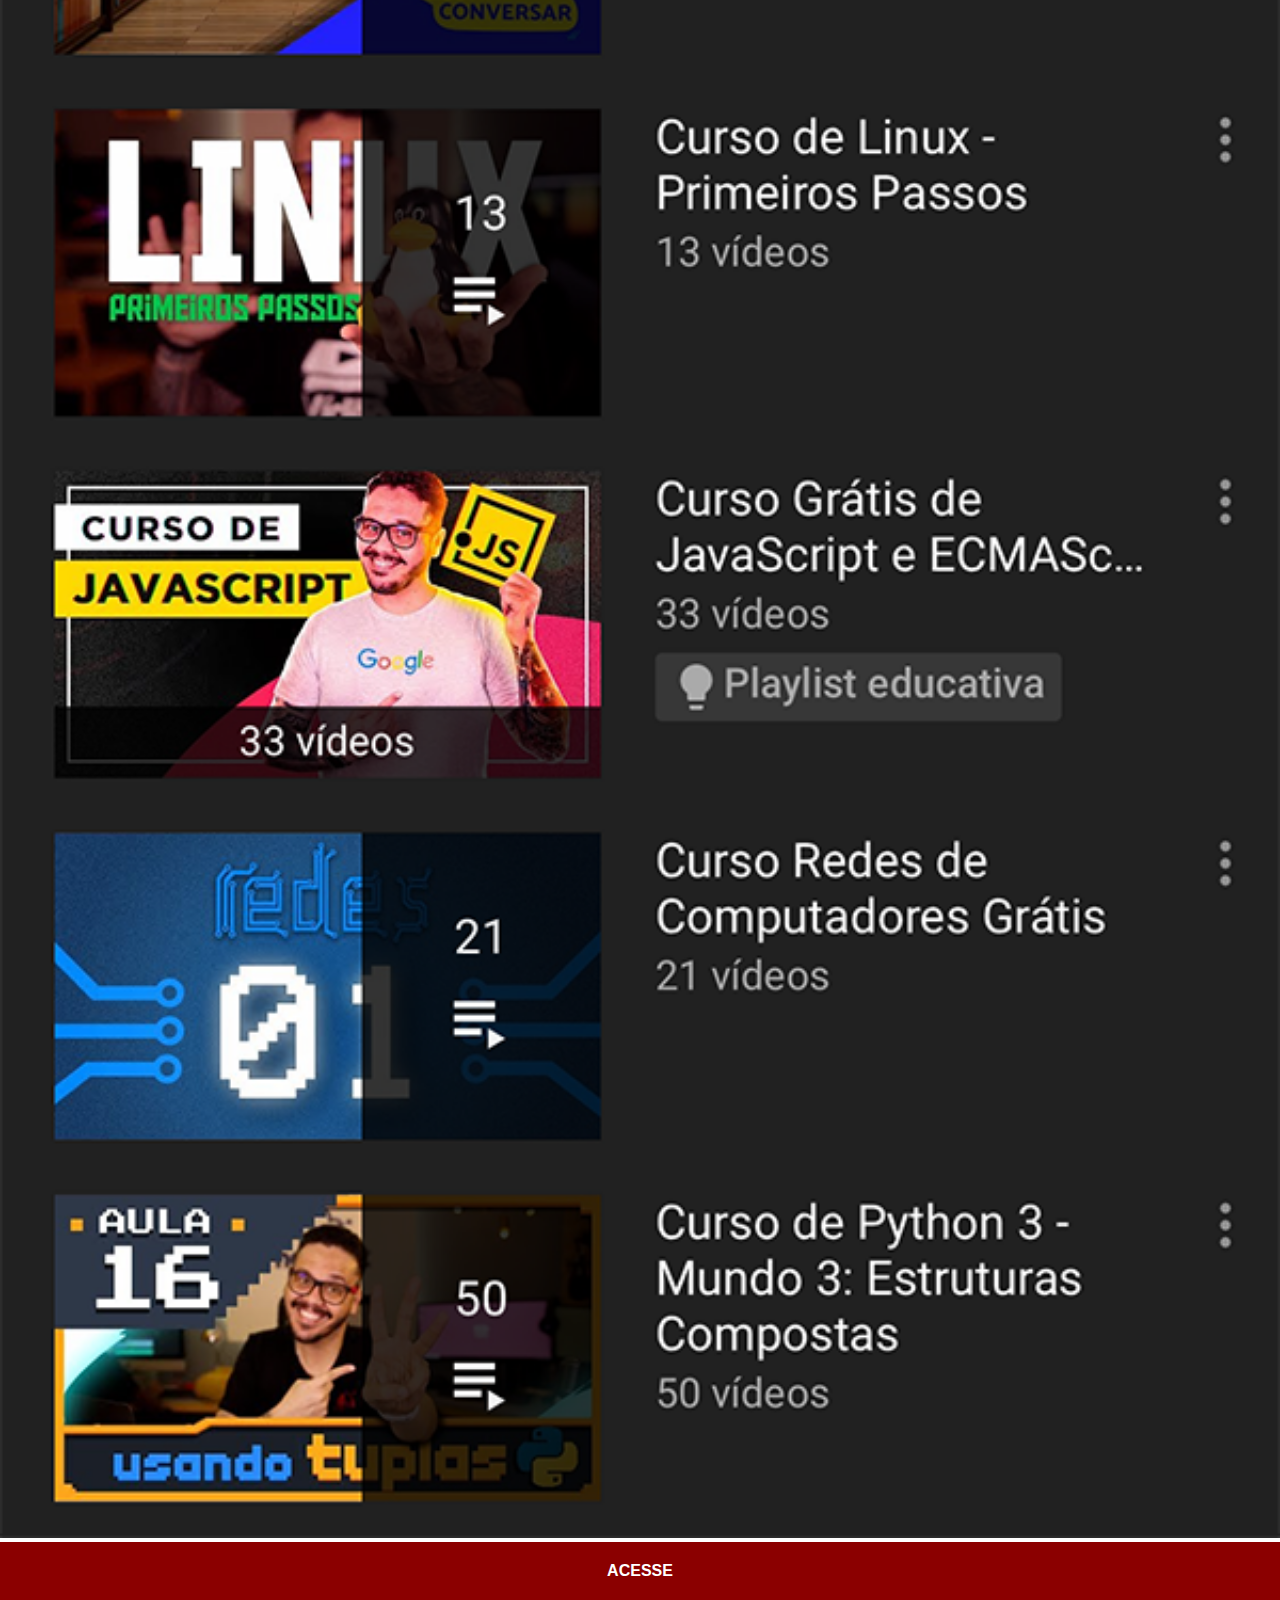
<file: youtube.html>
<!DOCTYPE html>
<html lang="pt-BR">
<head>
    <meta charset="UTF-8">
    <meta http-equiv="X-UA-Compatible" content="IE=edge">
    <meta name="viewport" content="width=device-width, initial-scale=1.0">
    <title>Youtube</title>
    <link rel="stylesheet" href="estilos/social.css">
</head>
<body>
    <img src="imagens/tela-youtube.png" alt="Youtube">
    <a href="https://youtube.com/" target="_blank">ACESSE</a>
</body>
</html>
</file>
<file: estilos/style.css>
@charset "UTF-8";

* {
    margin: 0px;
    padding: 0px;
    font-family: Arial, Helvetica, sans-serif;
}

html, body {
    height: 100vh;
    width: 100vw;
}

body {
    background: url('../imagens/fundo-madeira.jpg') top center / cover no-repeat fixed;
}

main {
    position: relative;
    height: 100vh;
}

#telefone {
    position: absolute;
    top: 50%;
    left: 50%;
    transform: translate(-50%, -50%);

    height: 627px;
    width: 311px;
    background: url('../imagens/frame-iphone.png') no-repeat;
}

#tela {
    position: relative;
    top: 80px;
    left: 22px;
    width: 267px;
    height: 471px;
}

#redes-sociais {
    text-align: right;
}

#redes-sociais img {
    width: 50px;
    margin: 10px;
    border-radius: 50%;
    box-shadow: 2px 2px 5px rgba(0, 0, 0, 0.349);
    box-sizing: border-box;
}

#redes-sociais img:hover {
    border: 2px solid rgba(255, 255, 255, 0.5);
    transform: translate(-3px, -3px);
    box-shadow: 5px 5px 10px rgba(0, 0, 0, 0.596);
    transition: transform 0.5s, border 0.7s;
}
</file>
<file: estilos/social.css>
@charset "UTF-8";

* {
    margin: 0px;
    padding: 0px;
    font-family: Arial, Helvetica, sans-serif;
}

::-webkit-scrollbar {
    width: 0px;
    height: 0px;
}

img {
    width: 100vw;
}

a {
    text-align: center;
    display: block;
    background-color: darkred;
    padding: 20px;
    font-weight: bolder;
    text-decoration: none;
    color: white;
}

a:hover {
    background-color: red;
}
</file>
